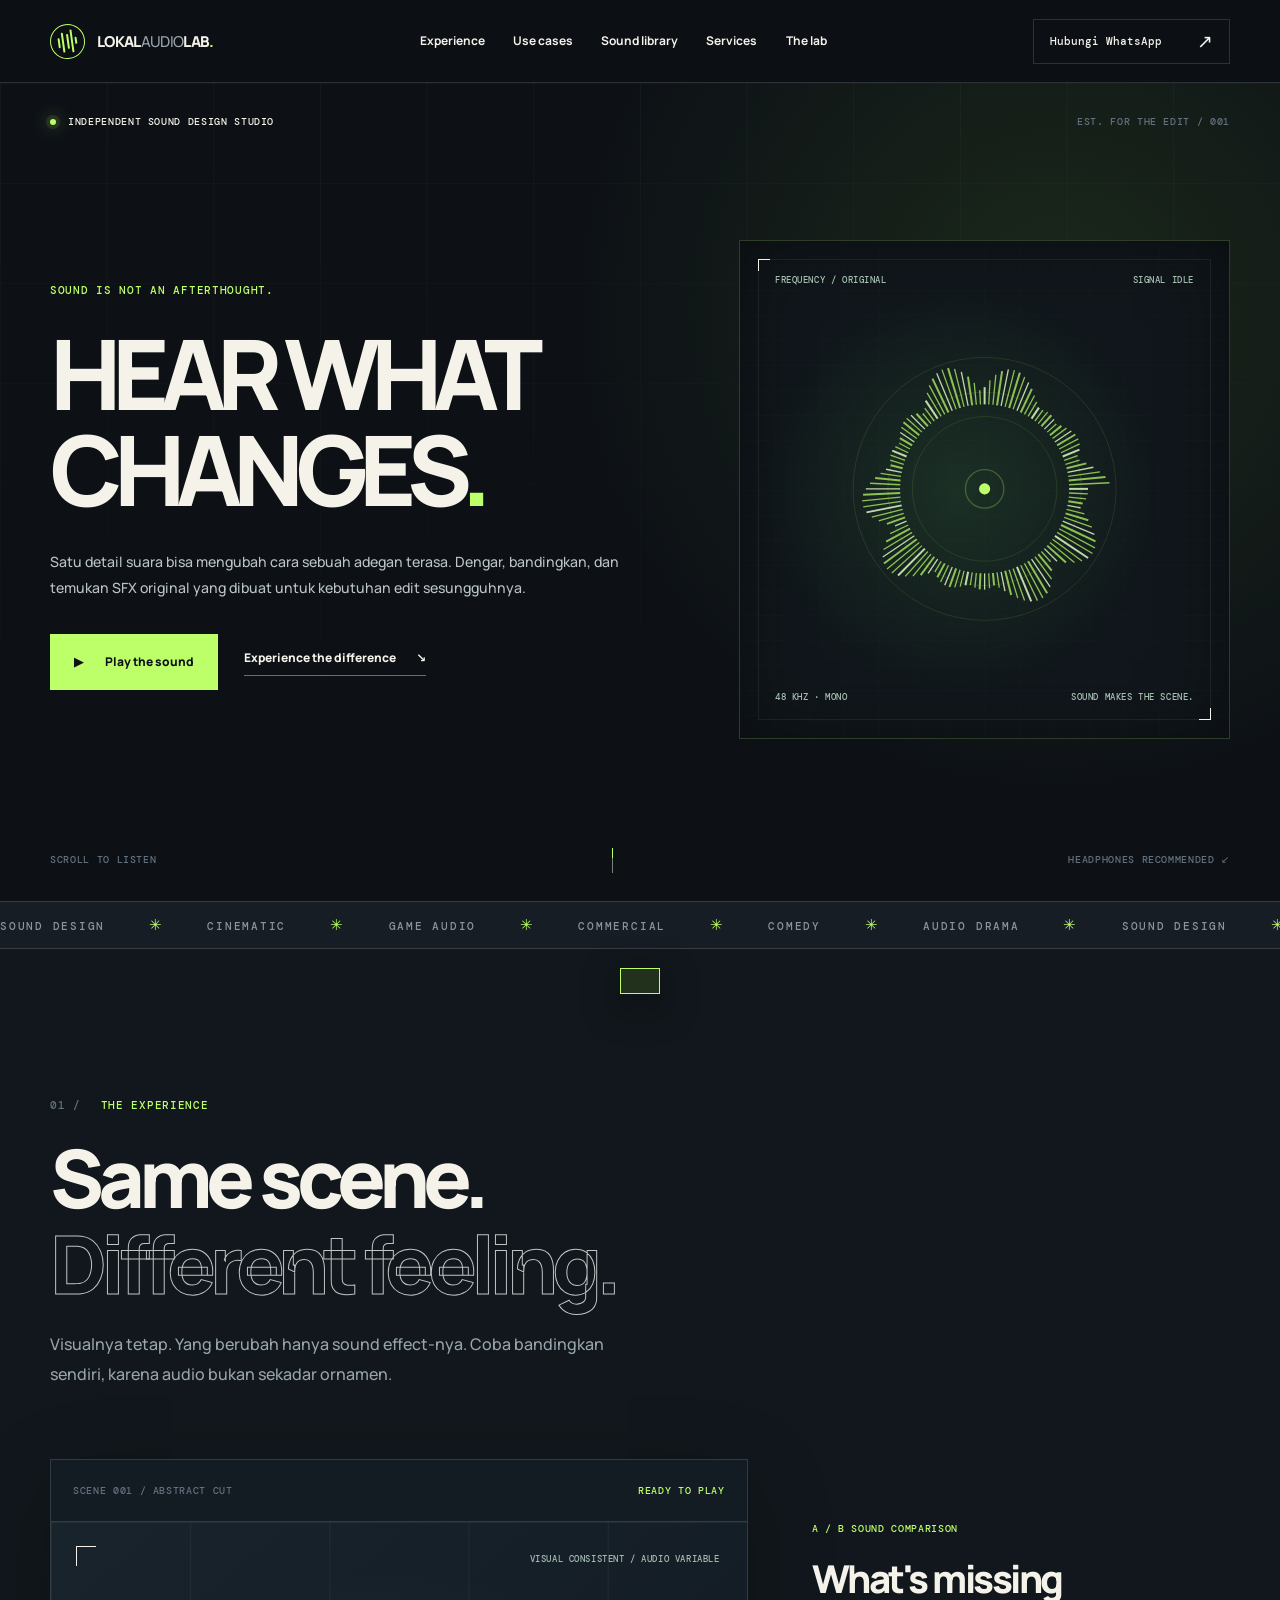
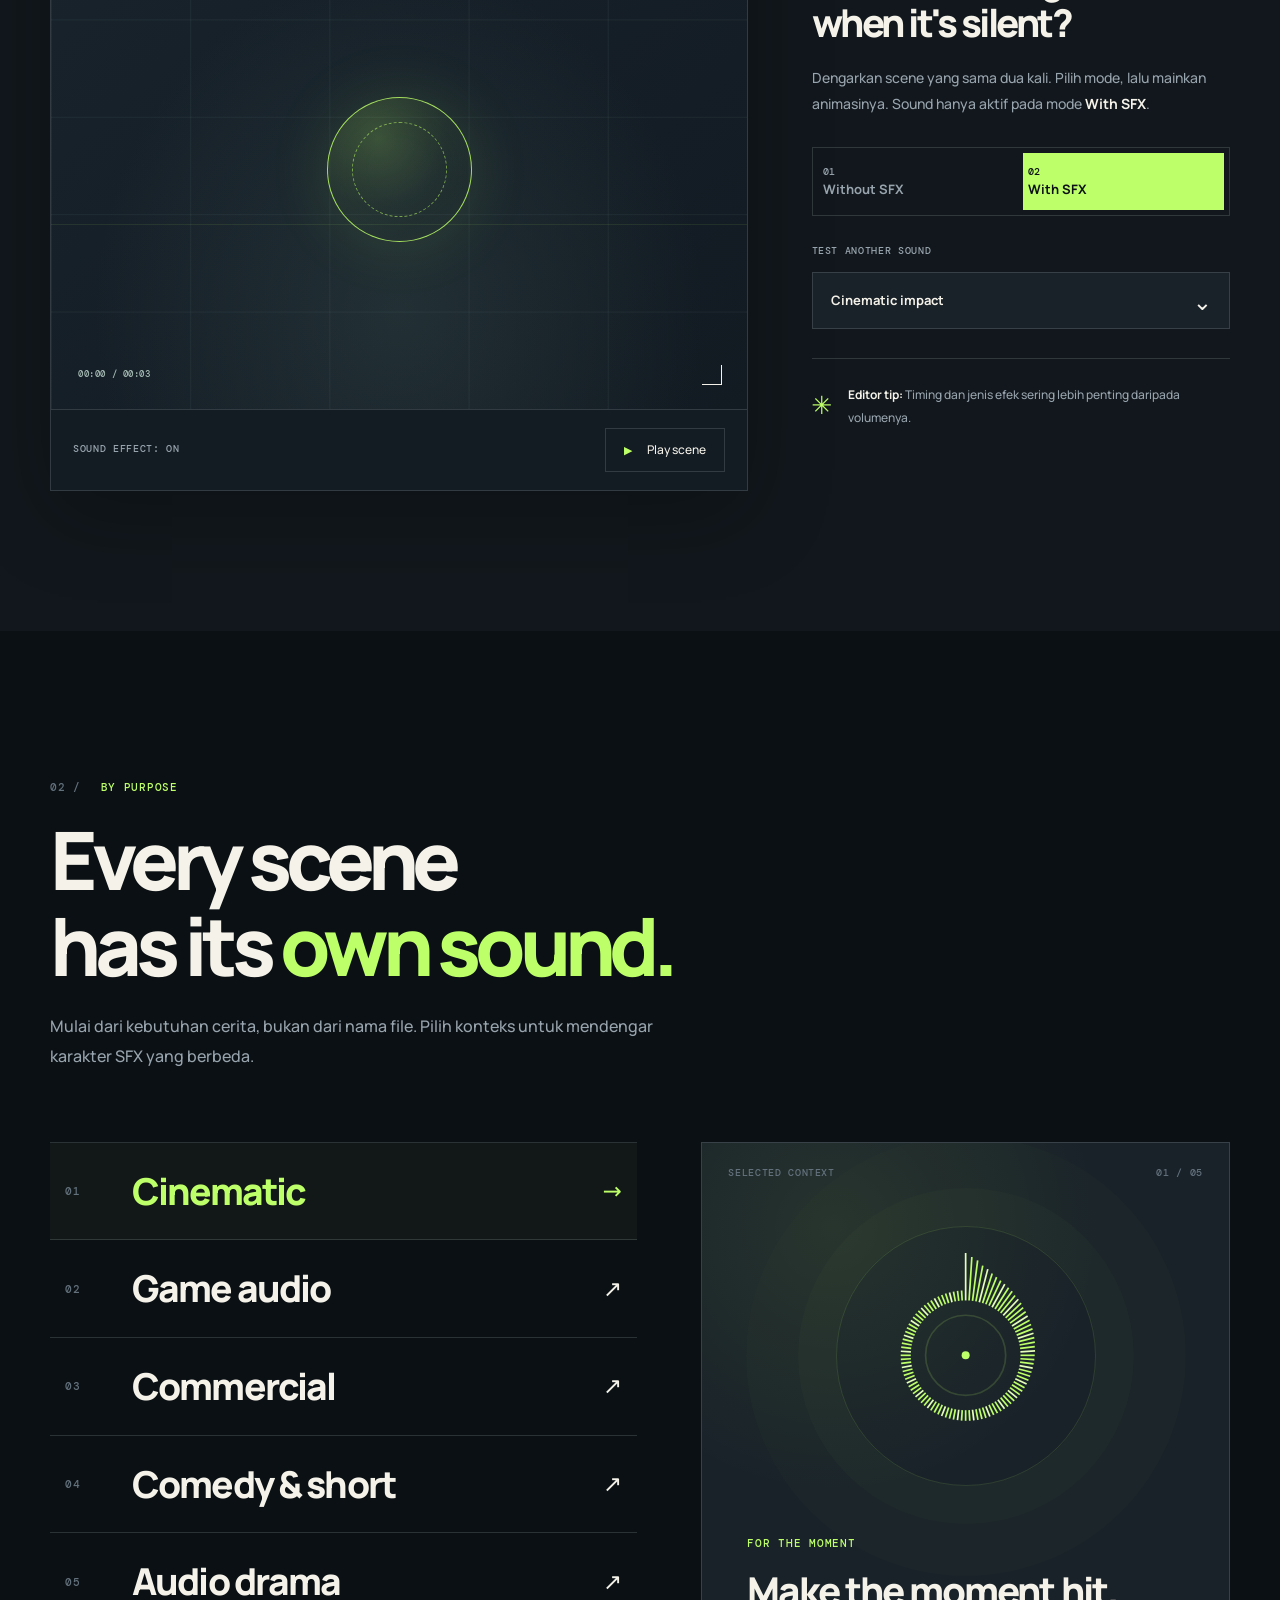
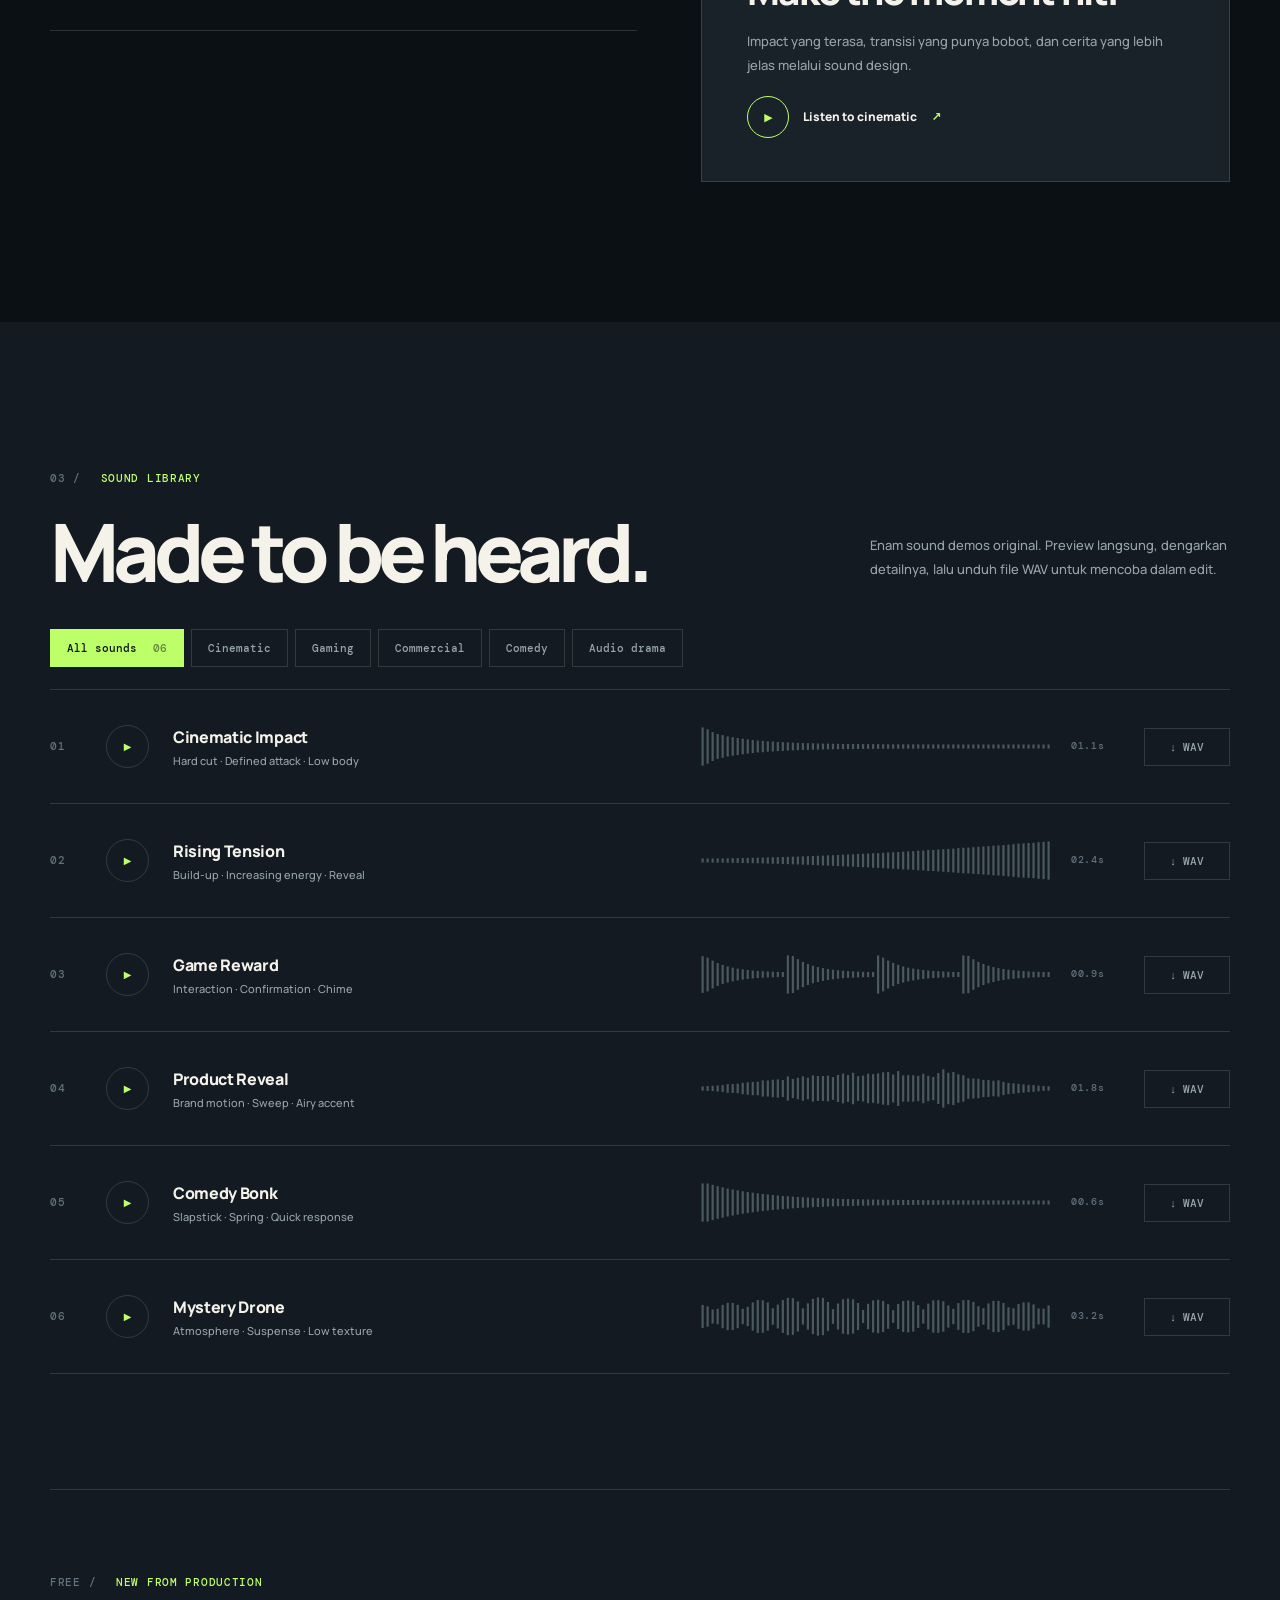
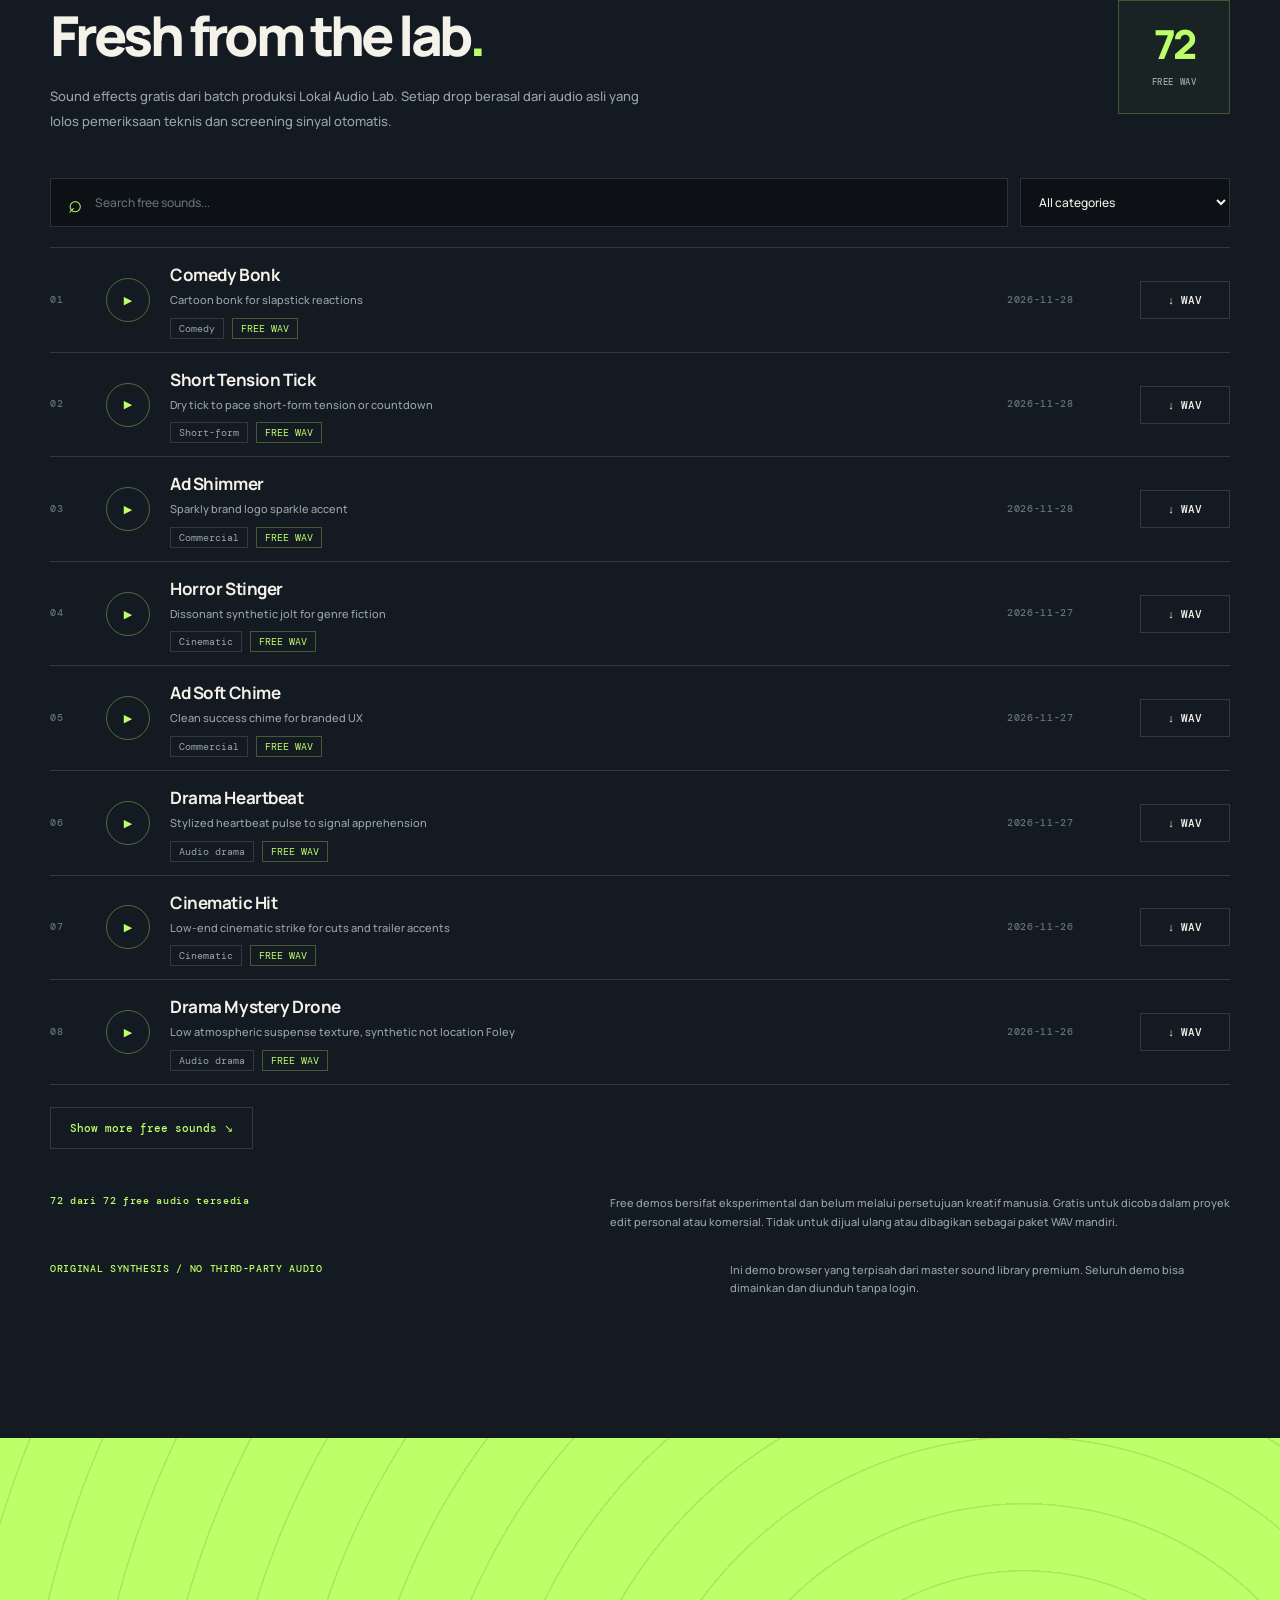
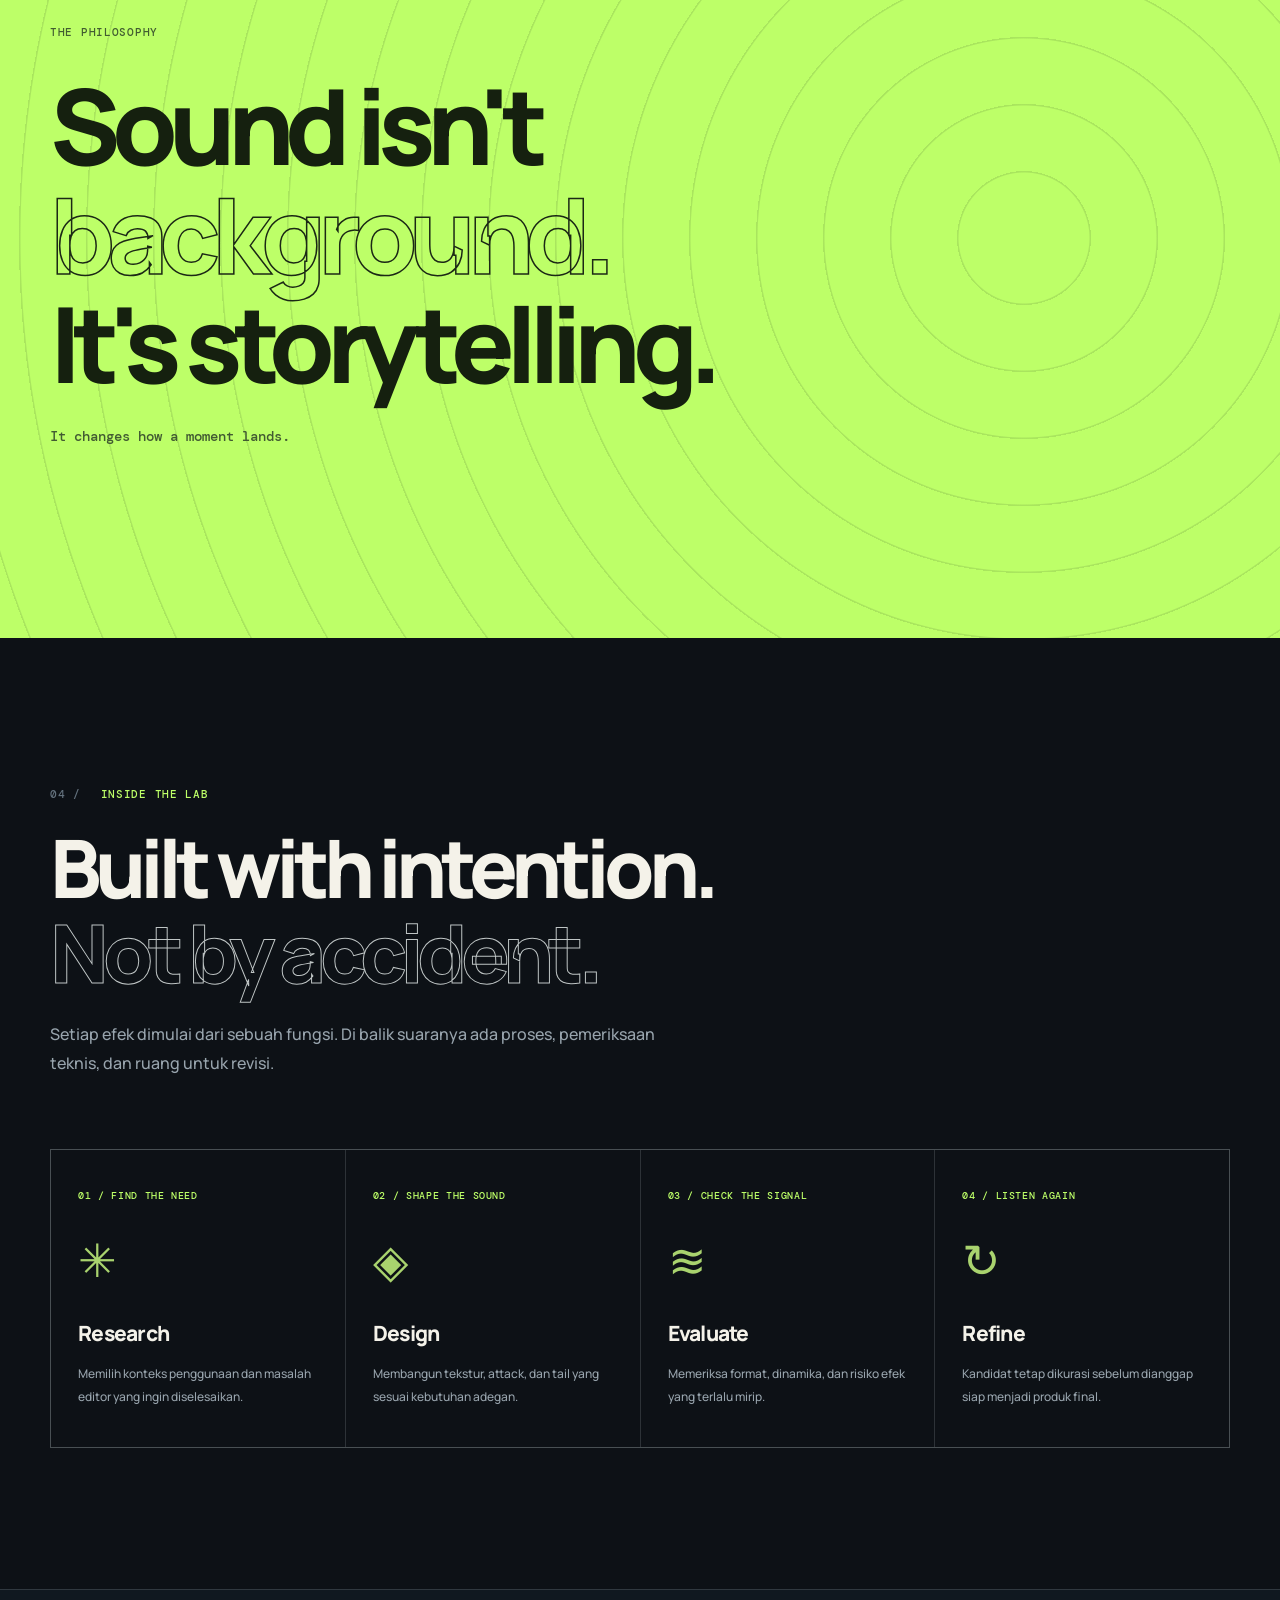
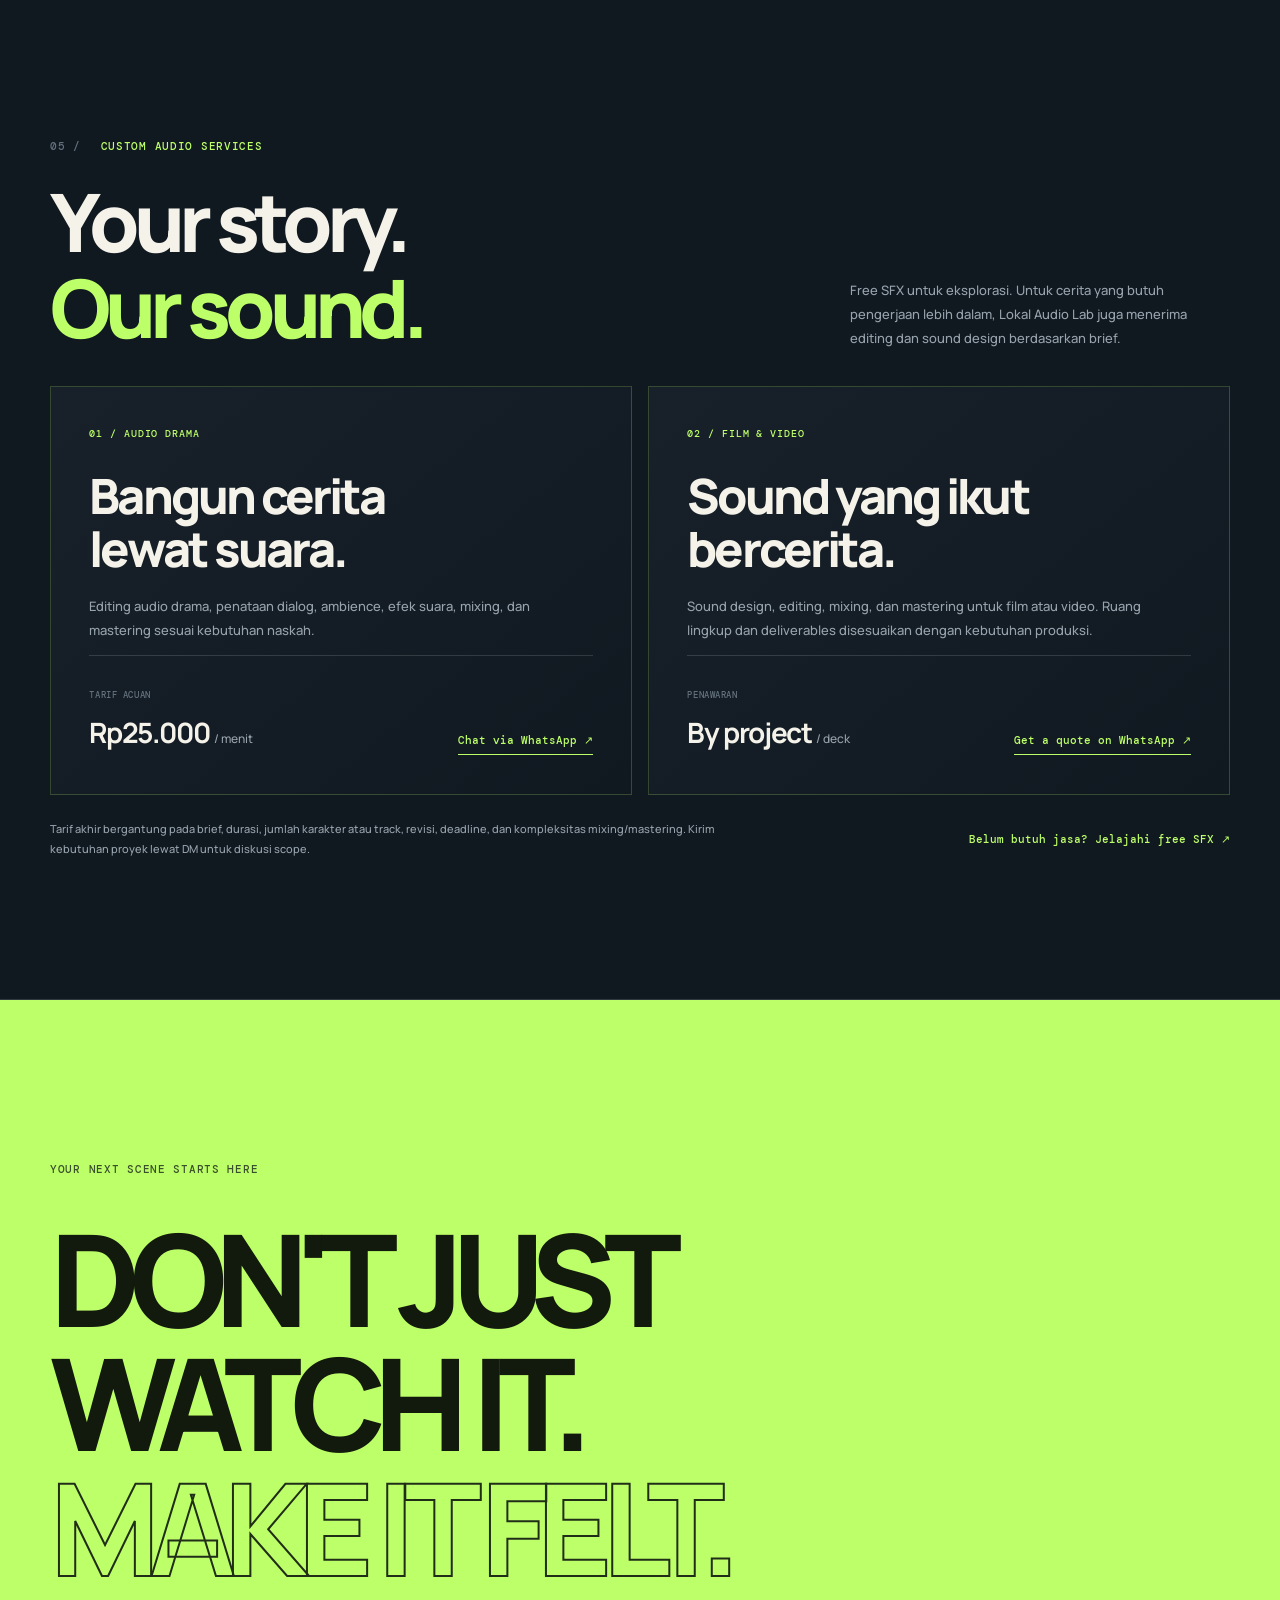
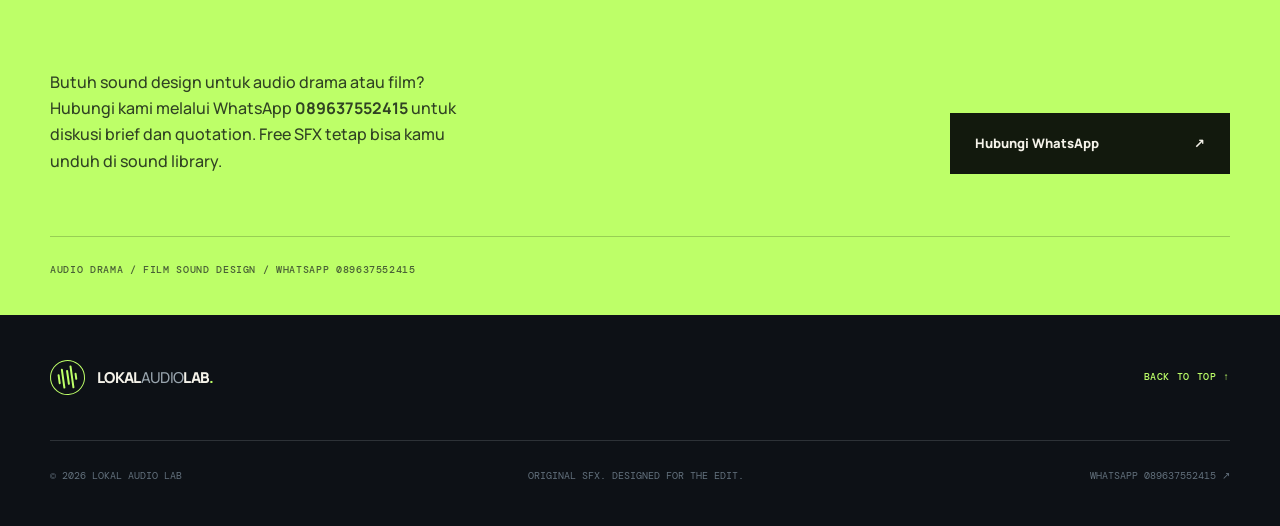
<file: index.html>
<!doctype html>
<html lang="id">
<head>
  <meta charset="utf-8">
  <meta name="viewport" content="width=device-width, initial-scale=1">
  <meta name="theme-color" content="#0d1116">
  <meta name="description" content="Lokal Audio Lab: original SFX gratis, editing audio drama Rp25.000 per menit, dan sound design film sesuai kebutuhan proyek. Dengar demo dan konsultasi jasa audio.">
  <meta property="og:title" content="Lokal Audio Lab — Sound makes the scene.">
  <meta property="og:description" content="Free original SFX, audio drama editing, and custom film sound design. Sound makes the scene.">
  <meta property="og:type" content="website">
  <meta name="color-scheme" content="dark">
  <title>Lokal Audio Lab — Sound makes the scene.</title>
  <link rel="preconnect" href="https://fonts.googleapis.com">
  <link rel="preconnect" href="https://fonts.gstatic.com" crossorigin>
  <link href="https://fonts.googleapis.com/css2?family=DM+Mono:wght@400;500&family=Manrope:wght@400;500;600;700;800&display=swap" rel="stylesheet">
  <link rel="stylesheet" href="./styles.css?v=3">
  <script src="./app.js?v=2" defer></script>
  <script src="./free-library.js?v=1" defer></script>
</head>
<body>
  <a class="skip-link" href="#main">Lewati navigasi</a>
  <div class="scroll-progress" id="scrollProgress" aria-hidden="true"></div>

  <header class="site-header" id="siteHeader">
    <div class="container header-inner">
      <a class="brand" href="#top" aria-label="Lokal Audio Lab — kembali ke awal">
        <span class="brand-mark" aria-hidden="true"><i></i><i></i><i></i><i></i><i></i></span>
        <span class="brand-type">LOKAL<span>AUDIO</span>LAB<span class="brand-period">.</span></span>
      </a>
      <nav class="desktop-nav" aria-label="Navigasi utama">
        <a href="#experience">Experience</a>
        <a href="#applications">Use cases</a>
        <a href="#library">Sound library</a>
        <a href="#services">Services</a>
        <a href="#lab">The lab</a>
      </nav>
      <a class="header-cta" href="https://wa.me/6289637552415?text=Halo%20Lokal%20Audio%20Lab%2C%20saya%20mau%20konsultasi%20jasa%20sound%20design%20%2F%20editing%20audio%20drama%20atau%20film." target="_blank" rel="noopener noreferrer" aria-label="Konsultasi jasa audio via WhatsApp Lokal Audio Lab"><span>Hubungi WhatsApp</span><span aria-hidden="true">↗</span></a>
      <button class="menu-toggle" id="menuToggle" aria-expanded="false" aria-controls="mobileNav" aria-label="Buka navigasi">
        <span></span><span></span>
      </button>
    </div>
    <nav class="mobile-nav" id="mobileNav" aria-label="Navigasi mobile" hidden>
      <a href="#experience">Experience <span>01</span></a>
      <a href="#applications">Use cases <span>02</span></a>
      <a href="#library">Sound library <span>03</span></a>
      <a href="#services">Services <span>04</span></a>
      <a href="#lab">The lab <span>05</span></a>
      <a href="#contact">Get started <span>06</span></a>
    </nav>
  </header>

  <main id="main">
    <section class="hero section-dark" id="top" aria-labelledby="heroTitle">
      <div class="hero-grid" aria-hidden="true"></div>
      <div class="container hero-shell">
        <div class="hero-topline mono reveal">
          <span><span class="signal-dot"></span> INDEPENDENT SOUND DESIGN STUDIO</span>
          <span class="hero-index">EST. FOR THE EDIT / 001</span>
        </div>
        <div class="hero-copy">
          <div class="eyebrow reveal">SOUND IS NOT AN AFTERTHOUGHT.</div>
          <h1 id="heroTitle" class="hero-title reveal">HEAR WHAT<br><em>CHANGES<span class="accent">.</span></em></h1>
          <p class="hero-description reveal">Satu detail suara bisa mengubah cara sebuah adegan terasa. Dengar, bandingkan, dan temukan SFX original yang dibuat untuk kebutuhan edit sesungguhnya.</p>
          <div class="hero-actions reveal">
            <button class="primary-action hero-listen" id="heroPlay" data-play="impact" aria-label="Putar demo cinematic impact">
              <span class="button-play-symbol" aria-hidden="true">▶</span> <span id="heroPlayLabel">Play the sound</span>
            </button>
            <a href="#experience" class="text-action">Experience the difference <span aria-hidden="true">↘</span></a>
          </div>
        </div>
        <div class="hero-art" aria-label="Visualisasi suara yang bereaksi ketika demo diputar">
          <div class="hero-art-border"></div>
          <div class="art-meta mono"><span>FREQUENCY / ORIGINAL</span><span id="visualStatus">SIGNAL IDLE</span></div>
          <canvas id="heroCanvas" aria-hidden="true"></canvas>
          <div class="art-bottom mono"><span>48 KHZ · MONO</span><span>SOUND MAKES THE SCENE.</span></div>
          <div class="art-crosshair art-crosshair-tl"></div><div class="art-crosshair art-crosshair-br"></div>
        </div>
        <div class="hero-bottom mono reveal">
          <span>SCROLL TO LISTEN</span>
          <span class="scroll-track" aria-hidden="true"><i></i></span>
          <span>HEADPHONES RECOMMENDED ↙</span>
        </div>
      </div>
    </section>

    <div class="signal-strip" aria-label="Kategori sound effects">
      <div class="signal-strip-track" aria-hidden="true">SOUND DESIGN <b>✳</b> CINEMATIC <b>✳</b> GAME AUDIO <b>✳</b> COMMERCIAL <b>✳</b> COMEDY <b>✳</b> AUDIO DRAMA <b>✳</b> SOUND DESIGN <b>✳</b> CINEMATIC <b>✳</b> GAME AUDIO <b>✳</b> COMMERCIAL <b>✳</b> COMEDY <b>✳</b> AUDIO DRAMA <b>✳</b></div>
    </div>

    <section class="experience section-pad" id="experience" aria-labelledby="experienceTitle">
      <div class="container">
        <div class="section-intro reveal">
          <span class="eyebrow"><span class="section-number">01 /</span> THE EXPERIENCE</span>
          <h2 class="display-title" id="experienceTitle">Same scene.<br><span class="outlined-title">Different feeling.</span></h2>
          <p>Visualnya tetap. Yang berubah hanya sound effect-nya. Coba bandingkan sendiri, karena audio bukan sekadar ornamen.</p>
        </div>
        <div class="experience-layout">
          <div class="scene-panel reveal">
            <div class="scene-header mono"><span>SCENE 001 / ABSTRACT CUT</span><span class="scene-status" id="sceneStatus">READY TO PLAY</span></div>
            <div class="scene-canvas" id="sceneCanvas" data-kind="impact" data-mode="after" aria-label="Animasi abstract cut untuk uji before and after sound effect">
              <div class="scene-horizon"></div><div class="scene-grid"></div>
              <span class="scene-orb" aria-hidden="true"></span>
              <span class="scene-slash" aria-hidden="true"></span>
              <span class="scene-flash" aria-hidden="true"></span>
              <span class="scene-corner scene-corner-a" aria-hidden="true"></span>
              <span class="scene-corner scene-corner-b" aria-hidden="true"></span>
              <span class="scene-label mono">VISUAL CONSISTENT / AUDIO VARIABLE</span>
              <span class="scene-counter mono" id="sceneCounter">00:00 / 00:03</span>
            </div>
            <div class="scene-footer">
              <span class="mono" id="sceneAudioState">SOUND EFFECT: ON</span>
              <button class="scene-replay" id="sceneReplay" aria-label="Mainkan adegan"><span aria-hidden="true">▶</span> <span id="sceneReplayLabel">Play scene</span></button>
            </div>
          </div>
          <div class="experience-controls reveal">
            <div class="controls-caption mono">A / B SOUND COMPARISON</div>
            <h3>What's missing<br>when it's silent?</h3>
            <p>Dengarkan scene yang sama dua kali. Pilih mode, lalu mainkan animasinya. Sound hanya aktif pada mode <strong>With SFX</strong>.</p>
            <fieldset class="comparison-toggle" id="compareModes">
              <legend class="sr-only">Mode suara</legend>
              <button type="button" data-mode="before" aria-pressed="false">01 <span>Without SFX</span></button>
              <button type="button" data-mode="after" aria-pressed="true">02 <span>With SFX</span></button>
            </fieldset>
            <label class="select-label mono" for="sceneKind">TEST ANOTHER SOUND</label>
            <div class="select-wrap">
              <select id="sceneKind">
                <option value="impact">Cinematic impact</option>
                <option value="bonk">Comedy bonk</option>
                <option value="game">Game reward</option>
                <option value="commercial">Product reveal</option>
              </select>
              <span aria-hidden="true">⌄</span>
            </div>
            <div class="experience-tip"><span class="tip-icon" aria-hidden="true">✳</span><p><strong>Editor tip:</strong> Timing dan jenis efek sering lebih penting daripada volumenya.</p></div>
          </div>
        </div>
      </div>
    </section>

    <section class="applications section-pad" id="applications" aria-labelledby="applicationsTitle">
      <div class="container">
        <div class="section-intro reveal">
          <span class="eyebrow"><span class="section-number">02 /</span> BY PURPOSE</span>
          <h2 class="display-title" id="applicationsTitle">Every scene<br>has its <span class="lime-highlight">own sound.</span></h2>
          <p>Mulai dari kebutuhan cerita, bukan dari nama file. Pilih konteks untuk mendengar karakter SFX yang berbeda.</p>
        </div>
        <div class="application-layout">
          <div class="category-list" role="group" aria-label="Pilih kategori sound">
            <button class="category-row is-active" type="button" data-category="cinematic" aria-pressed="true"><span class="cat-id mono">01</span><span class="cat-name">Cinematic</span><span class="cat-arrow" aria-hidden="true">↗</span></button>
            <button class="category-row" type="button" data-category="gaming" aria-pressed="false"><span class="cat-id mono">02</span><span class="cat-name">Game audio</span><span class="cat-arrow" aria-hidden="true">↗</span></button>
            <button class="category-row" type="button" data-category="commercial" aria-pressed="false"><span class="cat-id mono">03</span><span class="cat-name">Commercial</span><span class="cat-arrow" aria-hidden="true">↗</span></button>
            <button class="category-row" type="button" data-category="comedy" aria-pressed="false"><span class="cat-id mono">04</span><span class="cat-name">Comedy & short</span><span class="cat-arrow" aria-hidden="true">↗</span></button>
            <button class="category-row" type="button" data-category="audio_drama" aria-pressed="false"><span class="cat-id mono">05</span><span class="cat-name">Audio drama</span><span class="cat-arrow" aria-hidden="true">↗</span></button>
          </div>
          <div class="category-stage reveal" id="categoryStage">
            <div class="category-stage-top mono"><span>SELECTED CONTEXT</span><span id="categoryIndex">01 / 05</span></div>
            <div class="category-shape" aria-hidden="true"><canvas id="categoryCanvas"></canvas><span class="shape-ring"></span></div>
            <div class="category-stage-content">
              <span class="eyebrow" id="categoryEyebrow">FOR THE MOMENT</span>
              <h3 id="categoryHeading">Make the moment hit.</h3>
              <p id="categoryDescription">Impact yang terasa, transisi yang punya bobot, dan cerita yang lebih jelas melalui sound design.</p>
              <button class="icon-label-action" id="categoryPlay" data-play="impact"><span class="circle-play" aria-hidden="true">▶</span><span id="categoryPlayLabel">Listen to cinematic</span><span aria-hidden="true">↗</span></button>
            </div>
          </div>
        </div>
      </div>
    </section>

    <section class="library section-pad" id="library" aria-labelledby="libraryTitle">
      <div class="container">
        <div class="library-title-row reveal">
          <div><span class="eyebrow"><span class="section-number">03 /</span> SOUND LIBRARY</span><h2 class="display-title" id="libraryTitle">Made to be heard.</h2></div>
          <p>Enam sound demos original. Preview langsung, dengarkan detailnya, lalu unduh file WAV untuk mencoba dalam edit.</p>
        </div>
        <div class="library-filters reveal" role="group" aria-label="Filter sound effects">
          <button class="filter-btn is-active" data-filter="all" aria-pressed="true">All sounds <span>06</span></button>
          <button class="filter-btn" data-filter="cinematic" aria-pressed="false">Cinematic</button>
          <button class="filter-btn" data-filter="gaming" aria-pressed="false">Gaming</button>
          <button class="filter-btn" data-filter="commercial" aria-pressed="false">Commercial</button>
          <button class="filter-btn" data-filter="comedy" aria-pressed="false">Comedy</button>
          <button class="filter-btn" data-filter="audio_drama" aria-pressed="false">Audio drama</button>
        </div>
        <div class="sound-list" id="soundList">
          <article class="sound-row reveal" data-sound="impact" data-category="cinematic"><span class="sound-index mono">01</span><button class="sound-play" data-play="impact" aria-label="Putar cinematic impact">▶</button><div class="sound-details"><h3>Cinematic Impact</h3><p>Hard cut · Defined attack · Low body</p></div><canvas class="sound-wave" data-wave="impact" aria-hidden="true"></canvas><span class="sound-duration mono">01:10</span><button class="sound-download" data-download="impact" aria-label="Unduh WAV cinematic impact">↓ <span>WAV</span></button></article>
          <article class="sound-row reveal" data-sound="riser" data-category="cinematic"><span class="sound-index mono">02</span><button class="sound-play" data-play="riser" aria-label="Putar rising tension">▶</button><div class="sound-details"><h3>Rising Tension</h3><p>Build-up · Increasing energy · Reveal</p></div><canvas class="sound-wave" data-wave="riser" aria-hidden="true"></canvas><span class="sound-duration mono">02:40</span><button class="sound-download" data-download="riser" aria-label="Unduh WAV rising tension">↓ <span>WAV</span></button></article>
          <article class="sound-row reveal" data-sound="game" data-category="gaming"><span class="sound-index mono">03</span><button class="sound-play" data-play="game" aria-label="Putar game reward">▶</button><div class="sound-details"><h3>Game Reward</h3><p>Interaction · Confirmation · Chime</p></div><canvas class="sound-wave" data-wave="game" aria-hidden="true"></canvas><span class="sound-duration mono">00:95</span><button class="sound-download" data-download="game" aria-label="Unduh WAV game reward">↓ <span>WAV</span></button></article>
          <article class="sound-row reveal" data-sound="commercial" data-category="commercial"><span class="sound-index mono">04</span><button class="sound-play" data-play="commercial" aria-label="Putar product reveal">▶</button><div class="sound-details"><h3>Product Reveal</h3><p>Brand motion · Sweep · Airy accent</p></div><canvas class="sound-wave" data-wave="commercial" aria-hidden="true"></canvas><span class="sound-duration mono">01:80</span><button class="sound-download" data-download="commercial" aria-label="Unduh WAV product reveal">↓ <span>WAV</span></button></article>
          <article class="sound-row reveal" data-sound="bonk" data-category="comedy"><span class="sound-index mono">05</span><button class="sound-play" data-play="bonk" aria-label="Putar comedy bonk">▶</button><div class="sound-details"><h3>Comedy Bonk</h3><p>Slapstick · Spring · Quick response</p></div><canvas class="sound-wave" data-wave="bonk" aria-hidden="true"></canvas><span class="sound-duration mono">00:60</span><button class="sound-download" data-download="bonk" aria-label="Unduh WAV comedy bonk">↓ <span>WAV</span></button></article>
          <article class="sound-row reveal" data-sound="drone" data-category="audio_drama"><span class="sound-index mono">06</span><button class="sound-play" data-play="drone" aria-label="Putar mystery drone">▶</button><div class="sound-details"><h3>Mystery Drone</h3><p>Atmosphere · Suspense · Low texture</p></div><canvas class="sound-wave" data-wave="drone" aria-hidden="true"></canvas><span class="sound-duration mono">03:20</span><button class="sound-download" data-download="drone" aria-label="Unduh WAV mystery drone">↓ <span>WAV</span></button></article>
        </div>
        <div class="daily-free" id="dailyFreeSection" aria-labelledby="dailyFreeTitle">
          <div class="daily-free-header">
            <div>
              <span class="eyebrow"><span class="section-number">FREE /</span> NEW FROM PRODUCTION</span>
              <h3 id="dailyFreeTitle">Fresh from the lab<span class="accent">.</span></h3>
              <p>Sound effects gratis dari batch produksi Lokal Audio Lab. Setiap drop berasal dari audio asli yang lolos pemeriksaan teknis dan screening sinyal otomatis.</p>
            </div>
            <div class="daily-free-counter"><span id="dailyFreeCount">00</span><small class="mono">FREE WAV</small></div>
          </div>
          <div class="daily-free-toolbar">
            <label class="daily-free-search">
              <span class="sr-only">Cari suara gratis</span>
              <span aria-hidden="true">⌕</span>
              <input id="dailyFreeSearch" type="search" placeholder="Search free sounds..." autocomplete="off">
            </label>
            <label class="daily-free-select-wrap">
              <span class="sr-only">Filter kategori free sound</span>
              <select id="dailyFreeCategory" aria-label="Filter free SFX">
                <option value="all">All categories</option>
                <option value="cinematic">Cinematic</option>
                <option value="gaming">Game audio</option>
                <option value="commercial">Commercial</option>
                <option value="comedy">Comedy</option>
                <option value="audio_drama">Audio drama</option>
                <option value="shortform">Short-form</option>
              </select>
            </label>
          </div>
          <div class="daily-free-list" id="dailyFreeList" role="list" aria-live="polite">
            <p class="daily-free-empty">Menghubungkan katalog free demo...</p>
          </div>
          <button id="dailyFreeMore" class="daily-free-more" type="button" hidden>Show more free sounds ↘</button>
          <div class="daily-free-footnote">
            <span class="mono" id="dailyFreeStatus" role="status">Menyiapkan katalog...</span>
            <p>Free demos bersifat eksperimental dan belum melalui persetujuan kreatif manusia. Gratis untuk dicoba dalam proyek edit personal atau komersial. Tidak untuk dijual ulang atau dibagikan sebagai paket WAV mandiri.</p>
          </div>
        </div>
        <div class="library-footer reveal">
          <span class="mono">ORIGINAL SYNTHESIS / NO THIRD-PARTY AUDIO</span>
          <p>Ini demo browser yang terpisah dari master sound library premium. Seluruh demo bisa dimainkan dan diunduh tanpa login.</p>
        </div>
      </div>
    </section>

    <section class="manifesto" aria-labelledby="manifestoTitle">
      <div class="manifesto-lines" aria-hidden="true"></div>
      <div class="container manifesto-inner reveal">
        <span class="eyebrow">THE PHILOSOPHY</span>
        <h2 id="manifestoTitle">Sound isn't<br><span>background.</span><br>It's <em>storytelling.</em></h2>
        <p>It changes how a moment lands.</p>
      </div>
    </section>

    <section class="lab section-pad" id="lab" aria-labelledby="labTitle">
      <div class="container">
        <div class="section-intro reveal">
          <span class="eyebrow"><span class="section-number">04 /</span> INSIDE THE LAB</span>
          <h2 class="display-title" id="labTitle">Built with intention.<br><span class="outlined-title">Not by accident.</span></h2>
          <p>Setiap efek dimulai dari sebuah fungsi. Di balik suaranya ada proses, pemeriksaan teknis, dan ruang untuk revisi.</p>
        </div>
        <ol class="process-grid">
          <li class="process-card reveal"><span class="process-index mono">01 / FIND THE NEED</span><span class="process-icon" aria-hidden="true">✳</span><h3>Research</h3><p>Memilih konteks penggunaan dan masalah editor yang ingin diselesaikan.</p></li>
          <li class="process-card reveal"><span class="process-index mono">02 / SHAPE THE SOUND</span><span class="process-icon" aria-hidden="true">◈</span><h3>Design</h3><p>Membangun tekstur, attack, dan tail yang sesuai kebutuhan adegan.</p></li>
          <li class="process-card reveal"><span class="process-index mono">03 / CHECK THE SIGNAL</span><span class="process-icon" aria-hidden="true">≋</span><h3>Evaluate</h3><p>Memeriksa format, dinamika, dan risiko efek yang terlalu mirip.</p></li>
          <li class="process-card reveal"><span class="process-index mono">04 / LISTEN AGAIN</span><span class="process-icon" aria-hidden="true">↻</span><h3>Refine</h3><p>Kandidat tetap dikurasi sebelum dianggap siap menjadi produk final.</p></li>
        </ol>
      </div>
    </section>

    <section class="services section-pad" id="services" aria-labelledby="servicesTitle">
      <div class="container">
        <div class="services-heading reveal">
          <div>
            <span class="eyebrow"><span class="section-number">05 /</span> CUSTOM AUDIO SERVICES</span>
            <h2 class="display-title" id="servicesTitle">Your story.<br><span class="services-accent">Our sound.</span></h2>
          </div>
          <p>Free SFX untuk eksplorasi. Untuk cerita yang butuh pengerjaan lebih dalam, Lokal Audio Lab juga menerima editing dan sound design berdasarkan brief.</p>
        </div>
        <div class="services-grid">
          <article class="services-card reveal">
            <span class="services-card-kicker mono">01 / AUDIO DRAMA</span>
            <h3>Bangun cerita<br>lewat suara.</h3>
            <p>Editing audio drama, penataan dialog, ambience, efek suara, mixing, dan mastering sesuai kebutuhan naskah.</p>
            <div class="services-card-bottom">
              <div><span class="services-price-label mono">TARIF ACUAN</span><strong>Rp25.000 <small>/ menit</small></strong></div>
              <a href="https://wa.me/6289637552415?text=Halo%20Lokal%20Audio%20Lab%2C%20saya%20mau%20konsultasi%20editing%20audio%20drama%20dengan%20tarif%20acuan%20Rp25.000%20per%20menit." target="_blank" rel="noopener noreferrer" aria-label="Konsultasi editing audio drama via WhatsApp">Chat via WhatsApp ↗</a>
            </div>
          </article>
          <article class="services-card reveal">
            <span class="services-card-kicker mono">02 / FILM & VIDEO</span>
            <h3>Sound yang ikut<br>bercerita.</h3>
            <p>Sound design, editing, mixing, dan mastering untuk film atau video. Ruang lingkup dan deliverables disesuaikan dengan kebutuhan produksi.</p>
            <div class="services-card-bottom">
              <div><span class="services-price-label mono">PENAWARAN</span><strong>By project <small>/ deck</small></strong></div>
              <a href="https://wa.me/6289637552415?text=Halo%20Lokal%20Audio%20Lab%2C%20saya%20mau%20minta%20penawaran%20sound%20design%20%2F%20mixing%20%2F%20mastering%20untuk%20proyek%20film." target="_blank" rel="noopener noreferrer" aria-label="Minta penawaran sound design film via WhatsApp">Get a quote on WhatsApp ↗</a>
            </div>
          </article>
        </div>
        <div class="services-footer reveal">
          <p>Tarif akhir bergantung pada brief, durasi, jumlah karakter atau track, revisi, deadline, dan kompleksitas mixing/mastering. Kirim kebutuhan proyek lewat DM untuk diskusi scope.</p>
          <a href="#library">Belum butuh jasa? Jelajahi free SFX ↗</a>
        </div>
      </div>
    </section>

    <section class="contact" id="contact" aria-labelledby="contactTitle">
      <div class="container contact-inner">
        <span class="eyebrow reveal">YOUR NEXT SCENE STARTS HERE</span>
        <h2 class="reveal" id="contactTitle">DON'T JUST<br>WATCH IT.<br><em>MAKE IT FELT.</em></h2>
        <div class="contact-bottom reveal"><p>Butuh sound design untuk audio drama atau film? Hubungi kami melalui WhatsApp <strong>089637552415</strong> untuk diskusi brief dan quotation. Free SFX tetap bisa kamu unduh di sound library.</p><a class="contact-button" href="https://wa.me/6289637552415?text=Halo%20Lokal%20Audio%20Lab%2C%20saya%20mau%20konsultasi%20jasa%20sound%20design%20%2F%20editing%20audio%20drama%20atau%20film." target="_blank" rel="noopener noreferrer" aria-label="Hubungi Lokal Audio Lab melalui WhatsApp 089637552415">Hubungi WhatsApp <span aria-hidden="true">↗</span></a></div>
        <span class="contact-bottom-text mono">AUDIO DRAMA / FILM SOUND DESIGN / WHATSAPP 089637552415</span>
      </div>
    </section>
  </main>

  <footer class="site-footer">
    <div class="container footer-top"><a class="brand" href="#top"><span class="brand-mark" aria-hidden="true"><i></i><i></i><i></i><i></i><i></i></span><span class="brand-type">LOKAL<span>AUDIO</span>LAB<span class="brand-period">.</span></span></a><a class="back-top mono" href="#top">BACK TO TOP ↑</a></div>
    <div class="container footer-bottom"><span>© <span id="year">2026</span> LOKAL AUDIO LAB</span><span>ORIGINAL SFX. DESIGNED FOR THE EDIT.</span><a href="https://wa.me/6289637552415" target="_blank" rel="noopener noreferrer" aria-label="Hubungi Lokal Audio Lab via WhatsApp">WHATSAPP 089637552415 ↗</a></div>
  </footer>
  <div class="toast mono" id="toast" role="status" aria-live="polite"></div>
</body>
</html>
</file>
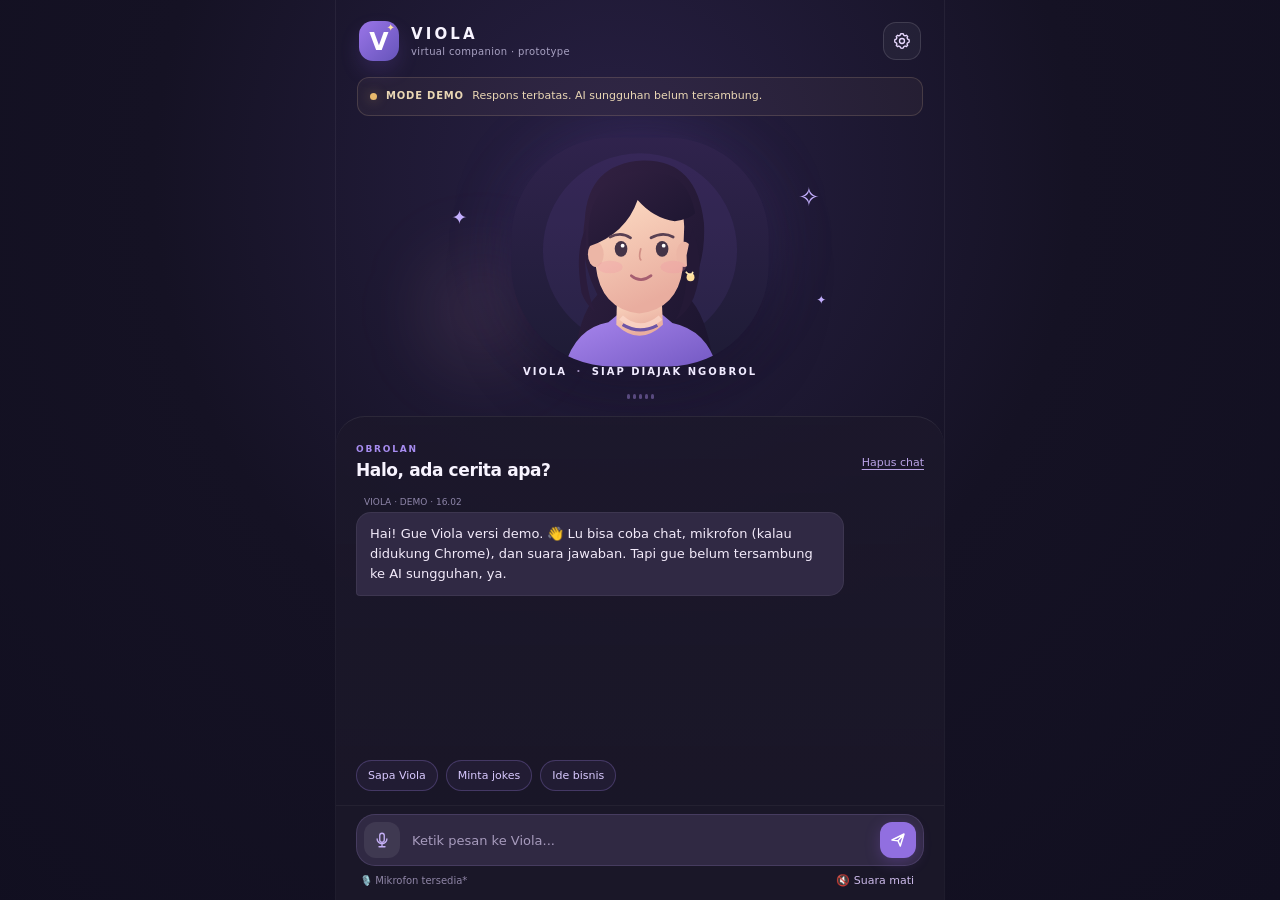
<file: viola/index.html>
<!doctype html>
<html lang="id">
<head>
  <meta charset="utf-8" />
  <meta name="viewport" content="width=device-width,initial-scale=1,viewport-fit=cover" />
  <meta name="theme-color" content="#151224" />
  <meta name="description" content="Viola AI: prototipe teman virtual berbasis Android, mode demo tanpa kunci API." />
  <link rel="manifest" href="./manifest.webmanifest" />
  <link rel="icon" href="./icon.svg" type="image/svg+xml" />
  <title>VIOLA | Virtual Companion</title>
  
  
  <style>
:root{font-family:Inter,ui-sans-serif,system-ui,-apple-system,"Segoe UI",sans-serif;color:#f8f4ff;background:#151224;font-synthesis:none;--violet:#a483ef;--muted:#a8a1c2;--panel:#231d36}*{box-sizing:border-box}html{height:100%;background:#151224}body{margin:0;min-height:100%;background:radial-gradient(ellipse at 48% 20%,#282044 0%,#151224 49%,#110f20 100%)}button,input{font:inherit}button{cursor:pointer}.sr-only{position:absolute;width:1px;height:1px;padding:0;margin:-1px;overflow:hidden;clip:rect(0,0,0,0);white-space:nowrap;border:0}.app-shell{min-height:100dvh;max-width:610px;margin:0 auto;display:flex;flex-direction:column;border-left:1px solid #ffffff0d;border-right:1px solid #ffffff0d}.topbar{display:flex;align-items:center;justify-content:space-between;padding:21px 23px 13px}.brand{display:flex;gap:12px;align-items:center}.brand-mark{position:relative;display:grid;place-items:center;width:40px;height:40px;font-weight:900;font-size:25px;color:white;background:linear-gradient(135deg,#9a75e8,#6654ba);border-radius:14px;box-shadow:0 10px 20px #9365ef28}.brand-mark span{position:absolute;right:4px;top:1px;font-size:10px;color:#ffe5a8}.brand strong{display:block;letter-spacing:3.1px;font-size:15px;font-weight:850}.brand small{display:block;margin-top:3px;letter-spacing:.35px;font-size:10px;color:var(--muted)}.icon-button{border:1px solid #ffffff20;background:#ffffff0b;color:#e9d9ff;width:38px;height:38px;border-radius:13px;display:grid;place-items:center}.icon-button svg{width:20px;height:20px;fill:none;stroke:currentColor;stroke-width:1.6;stroke-linejoin:round}.safety-banner{margin:3px 21px 0;display:flex;align-items:center;gap:9px;padding:10px 12px;border:1px solid #eac99b2b;background:#eed3a20c;border-radius:12px;font-size:11px;line-height:1.5;color:#e9d6b4}.safety-banner b{font-size:10px;letter-spacing:.8px;margin-right:5px}.banner-dot{width:7px;height:7px;flex-shrink:0;background:#e7b86c;border-radius:50%;box-shadow:0 0 12px #e7b86c66}.content{min-height:0;flex:1;display:flex;flex-direction:column}.avatar-area{position:relative;flex:0 0 auto;min-height:300px;padding-top:8px;display:flex;align-items:center;flex-direction:column;justify-content:center;overflow:hidden}.glow{position:absolute;pointer-events:none;border-radius:50%;filter:blur(38px)}.glow-one{top:32px;background:#8865e355;width:225px;height:186px}.glow-two{width:110px;height:110px;background:#ffb7cb19;top:140px;left:15%}.avatar-frame{width:min(272px,70vw);height:240px;display:flex;align-items:center;justify-content:center;animation:floaty 5s ease-in-out infinite;z-index:1}.portrait{width:100%;height:100%;filter:drop-shadow(0 20px 30px #07051365)}.sparkles{position:absolute;inset:0;pointer-events:none;color:#c5b0ff}.sparkles i{font-size:19px;font-style:normal;position:absolute;left:19%;top:30%;animation:twinkle 2.5s infinite}.sparkles i:nth-child(2){left:76%;top:22%;font-size:26px;animation-delay:.6s}.sparkles i:nth-child(3){left:79%;top:59%;font-size:12px;animation-delay:1s}.avatar-label{z-index:1;margin:-6px 0 0;text-transform:uppercase;color:#f0eaff;font-size:10px;letter-spacing:2px;font-weight:800;text-align:center}.avatar-label span{color:#9e8dbb;padding:0 4px}.voice-bars{height:22px;margin:8px 0 0;display:flex;align-items:center;gap:3px;opacity:.45}.voice-bars i{width:3px;height:5px;background:#be9dff;border-radius:3px}.avatar-frame[data-state=talking]~.voice-bars i,.avatar-frame[data-state=listening]~.voice-bars i{animation:bar .7s ease-in-out infinite alternate}.voice-bars i:nth-child(2){animation-delay:.2s!important}.voice-bars i:nth-child(3){animation-delay:.1s!important}.voice-bars i:nth-child(4){animation-delay:.35s!important}.voice-bars i:nth-child(5){animation-delay:.15s!important}.avatar-frame .eye-closed,.avatar-frame .mouth-talk{opacity:0}.avatar-frame .eye-closed{animation:blink 6s infinite}.avatar-frame[data-state=talking] .mouth-talk{opacity:1;animation:talk .23s infinite alternate}.avatar-frame[data-state=talking] .mouth-rest{opacity:0}.avatar-frame[data-state=listening]{filter:drop-shadow(0 0 16px #a182e9aa)}.chat-panel{border-top:1px solid #ffffff14;background:linear-gradient(#1c182bde,#1a1728f5);border-radius:29px 29px 0 0;padding:20px 20px 10px;flex:1;display:flex;flex-direction:column;min-height:220px}.chat-topline{display:flex;align-items:center;justify-content:space-between;gap:10px}.chat-topline small{color:#a78cf0;letter-spacing:1.8px;font-size:9px;font-weight:800}.chat-topline h1{font-size:17px;margin:4px 0 9px;letter-spacing:-.4px}.text-button{border:none;background:none;color:#b9a2e5;font-size:11px;text-decoration:underline;text-underline-offset:3px;padding:8px 0}.messages{overflow-y:auto;flex:1;min-height:110px;max-height:31vh;display:flex;flex-direction:column;gap:13px;padding:8px 0 14px;scrollbar-width:thin;scrollbar-color:#615378 transparent}.message{max-width:86%;align-self:flex-start}.message.user{align-self:flex-end}.msg-meta{display:flex;gap:8px;align-items:center;font-size:9px;color:#8f86aa;margin-bottom:5px;padding-left:8px}.message.user .msg-meta{justify-content:flex-end;padding-left:0;padding-right:5px}.message .bubble{font-size:13px;line-height:1.55;white-space:pre-wrap;word-break:break-word;padding:11px 13px;border-radius:15px 15px 15px 4px;border:1px solid #ffffff10;color:#f2eafa;background:#302944}.message.user .bubble{border-radius:15px 15px 4px 15px;background:linear-gradient(135deg,#7e61bf,#6049a2);border-color:#c6b0ff22;color:#fff}.quick-replies{display:flex;gap:8px;overflow-x:auto;padding:8px 0 4px;scrollbar-width:none}.quick-replies button{border:1px solid #8f74cb51;background:#6d589c1b;color:#d9c9ff;border-radius:100px;padding:8px 11px;font-size:11px;white-space:nowrap}.composer-wrap{background:#1a1728;padding:8px 20px max(12px,env(safe-area-inset-bottom));border-top:1px solid #ffffff0b}.composer{border:1px solid #b19ce62b;border-radius:19px;background:#302943;display:flex;align-items:center;gap:10px;padding:7px}.composer input{flex:1;min-width:0;background:transparent;border:none;outline:none;color:#fff;font-size:13px}.composer input::placeholder{color:#a79bbd}.mic-button{height:36px;width:36px;display:grid;place-items:center;border:none;border-radius:12px;background:#ffffff13;color:#c4aff5}.mic-button.active{background:#a44eb9;color:#fff;box-shadow:0 0 0 5px #a44eb933;animation:pulse 1.2s infinite}.mic-button:disabled{opacity:.38;cursor:not-allowed}.mic-button svg{height:18px;width:18px;fill:none;stroke:currentColor;stroke-width:1.8;stroke-linecap:round}.send-button{height:36px;width:36px;display:grid;place-items:center;border:none;border-radius:12px;color:#fff;background:#916fe0;box-shadow:0 4px 15px #8c5bd74d}.send-button svg{height:18px;width:18px;fill:none;stroke:currentColor;stroke-width:2;stroke-linejoin:round}.composer-foot{display:flex;align-items:center;justify-content:space-between;gap:8px;padding:7px 4px 0}.composer-foot span{font-size:10px;color:#8f85a6}.composer-foot button{border:none;background:none;color:#ccbaea;font-size:11px}.toast{position:fixed;z-index:10;bottom:100px;left:50%;transform:translate(-50%,20px);max-width:calc(100% - 32px);opacity:0;pointer-events:none;border-radius:13px;background:#49365e;color:#fff;padding:11px 16px;font-size:12px;box-shadow:0 15px 30px #0006;transition:opacity .25s,transform .25s}.toast.show{opacity:1;transform:translate(-50%,0)}.settings-dialog{width:calc(100% - 32px);max-width:440px;color:#eee4ff;border:1px solid #ffffff20;background:#231d36;border-radius:22px;box-shadow:0 24px 70px #0009;padding:21px}.settings-dialog::backdrop{background:#090710b8;backdrop-filter:blur(5px)}.settings-dialog .dialog-header{display:flex;justify-content:space-between;align-items:center}.settings-dialog h2{font-size:19px;margin:0}.settings-dialog p{font-size:13px;line-height:1.6;color:#c9bddc}.setting-info{display:flex;flex-direction:column;gap:4px;padding:12px 0;border-bottom:1px solid #ffffff13}.setting-info b{font-size:13px}.setting-info span{font-size:12px;color:#b9aacc;line-height:1.5}.install-button{background:#9373dd;border:none;border-radius:12px;padding:13px;color:white;width:100%;font-weight:800;margin-top:19px}.settings-dialog small{font-size:11px;color:#ada0bf;line-height:1.6;display:block;margin-top:10px}.settings-dialog .privacy-note{color:#c4a87a;margin-top:16px}@keyframes twinkle{0%,100%{opacity:.25;transform:scale(.7)}50%{opacity:1;transform:scale(1.3)}}@keyframes floaty{0%,100%{transform:translateY(0)}50%{transform:translateY(-7px)}}@keyframes blink{0%,46%,48%,100%{opacity:0}47%{opacity:1}}@keyframes talk{0%{transform:scaleY(.55)}100%{transform:scaleY(1.1)}}@keyframes bar{0%{height:5px}100%{height:18px}}@keyframes pulse{50%{box-shadow:0 0 0 9px #a44eb911}}@media(min-height:950px){.avatar-area{min-height:360px}.avatar-frame{height:278px;width:312px}.messages{max-height:40vh}}@media(max-height:730px){.avatar-area{min-height:230px}.avatar-frame{height:185px;width:220px}.chat-panel{padding-top:13px}.messages{max-height:28vh;min-height:75px}.topbar{padding-top:11px}.safety-banner{padding:6px 10px}}@media(prefers-reduced-motion:reduce){*,*:before,*:after{animation-duration:.01ms!important;transition-duration:.01ms!important}}


/* Viola AI owner auth and backup controls */
.auth-panel{background:#151224;border:1px solid #a483ef55;border-radius:14px;padding:13px;margin:12px 0}
.auth-panel label{display:block;font-size:12px;margin:8px 0 4px;color:#dbd0f6}
.auth-panel input{background:#2c2446;border:1px solid #594c77;border-radius:9px;padding:11px;color:white;width:100%;font-size:14px}
.auth-panel button,.backup-controls button{border:1px solid #856ac9;border-radius:10px;background:#5c439d;padding:11px 14px;color:#fff;font-size:13px;margin:6px 6px 0 0}
.auth-panel button:disabled,.backup-controls button:disabled{opacity:.5}
.auth-panel .secondary,.backup-controls button{background:#322749}
.auth-panel small,.backup-controls small{display:block;color:#c9bddb;line-height:1.5;margin:6px 0}
#authStatus{margin-top:8px;color:#e7dff5;line-height:1.5;font-size:12px;overflow-wrap:anywhere}
#signedEmail{font-size:12px;color:#eadfff;overflow-wrap:anywhere}
.backup-controls{padding:10px 0}
.backup-controls input[type=file]{display:none}
</style>
</head>
<body>
  <div class="app-shell">
    <header class="topbar">
      <div class="brand"><div class="brand-mark" aria-hidden="true">V<span>✦</span></div><div><strong>VIOLA</strong><small>virtual companion · prototype</small></div></div>
      <div class="top-actions"><button class="icon-button" id="settingsBtn" aria-label="Buka pengaturan" title="Pengaturan"><svg viewBox="0 0 24 24" aria-hidden="true"><path d="M12 3.2l1.7.4.5 1.6 1.5.7 1.5-.8 1.6 1.6-.8 1.5.7 1.5 1.6.5.4 1.8-.4 1.7-1.6.5-.7 1.5.8 1.5-1.6 1.6-1.5-.8-1.5.7-.5 1.6-1.7.4-1.8-.4-.5-1.6-1.5-.7-1.5.8-1.6-1.6.8-1.5-.7-1.5-1.6-.5-.4-1.7.4-1.8 1.6-.5.7-1.5-.8-1.5 1.6-1.6 1.5.8 1.5-.7.5-1.6z"/><circle cx="12" cy="12" r="3"/></svg></button></div>
    </header>
    <div class="safety-banner" role="status"><span class="banner-dot"></span><div><b id="modeTag">MODE DEMO</b><span id="modeDetails"> Respons terbatas. AI sungguhan belum terhubung.</span></div></div>
    <main class="content">
      <section class="avatar-area" aria-label="Avatar animasi Viola">
        <div class="glow glow-one"></div><div class="glow glow-two"></div>
        <div class="sparkles" aria-hidden="true"><i>✦</i><i>✧</i><i>✦</i></div>
        <div class="avatar-frame" id="avatar" data-state="idle" role="img" aria-label="Avatar perempuan virtual Viola bergaya ilustrasi dengan mata dan mulut animasi">
          <svg class="portrait" viewBox="0 0 340 304" aria-hidden="true" xmlns="http://www.w3.org/2000/svg">
            <defs><linearGradient id="hair" x1="0" y1="0" x2="1" y2="1"><stop stop-color="#332142"/><stop offset="1" stop-color="#1a142e"/></linearGradient><linearGradient id="skin" x1="0" x2="0.3" y1="0" y2="1"><stop stop-color="#ffe2c8"/><stop offset="1" stop-color="#e9ad9f"/></linearGradient><linearGradient id="shirt" x1="0" y1="0" x2="1" y2="1"><stop stop-color="#ad8af1"/><stop offset="1" stop-color="#6f55bf"/></linearGradient><linearGradient id="bg" x1="0" y1="0" x2="0" y2="1"><stop stop-color="#30234d"/><stop offset="1" stop-color="#1d1b34"/></linearGradient><clipPath id="inside"><rect x="7" y="7" width="326" height="290" rx="128"/></clipPath></defs>
            <g clip-path="url(#inside)"><rect x="0" y="0" width="340" height="310" fill="url(#bg)"/><circle cx="170" cy="150" r="123" fill="#7357bc" opacity=".11"/>
            <path d="M88 293 Q90 234 116 206 Q92 160 100 111 Q104 40 173 36 Q242 34 251 115 Q254 167 229 207 Q256 231 264 302z" fill="url(#hair)"/>
            <path d="M72 308 Q84 249 130 241 L148 226 L191 225 L211 242 Q259 252 270 308Z" fill="url(#shirt)"/>
            <path d="M141 204 L140 244 Q169 272 199 244 L197 201" fill="url(#skin)"/>
            <path d="M118 122 Q118 66 168 62 Q224 62 226 120 L224 174 Q217 225 169 230 Q120 224 114 170z" fill="url(#skin)"/>
            <ellipse cx="114" cy="155" rx="10" ry="16" fill="#ecb6a6"/><ellipse cx="226" cy="155" rx="10" ry="16" fill="#ecb6a6"/>
            <path d="M105 145 Q100 84 135 62 Q161 43 190 52 Q230 51 240 103 Q232 111 214 113 Q187 109 167 86 Q152 129 105 145" fill="url(#hair)"/>
            <path d="M101 143 Q98 192 113 228 Q101 218 96 204 Q87 151 101 123" fill="#2b1c3c"/><path d="M236 123 Q254 167 238 210 Q230 229 215 238 Q232 208 229 156" fill="#241936"/>
            <path d="M132 133 Q146 126 158 134 M184 134 Q199 126 212 133" fill="none" stroke="#594052" stroke-width="3.5" stroke-linecap="round"/>
            <g class="eye-open"><ellipse cx="146" cy="148" rx="8" ry="10" fill="#443347"/><ellipse cx="198" cy="148" rx="8" ry="10" fill="#443347"/><circle cx="148" cy="144" r="2.4" fill="#fff"/><circle cx="200" cy="144" r="2.4" fill="#fff"/></g>
            <g class="eye-closed"><path d="M137 149q9 7 18 0 M188 149q9 7 18 0" fill="none" stroke="#443347" stroke-width="3.5" stroke-linecap="round"/></g>
            <ellipse cx="132" cy="171" rx="16" ry="8" fill="#ed8fa4" opacity=".24"/><ellipse cx="212" cy="171" rx="16" ry="8" fill="#ed8fa4" opacity=".24"/>
            <path d="M171 148q-3 11 0 14" stroke="#c9827b" stroke-width="2.2" opacity=".8" fill="none" stroke-linecap="round"/>
            <g class="mouth-rest"><path d="M159 182 Q171 192 184 182" fill="none" stroke="#a55e70" stroke-width="3.4" stroke-linecap="round"/></g>
            <g class="mouth-talk"><ellipse cx="171.5" cy="187" rx="8" ry="10" fill="#984c68"/><path d="M164 184h15" stroke="#ffe9df" stroke-width="2"/></g>
            <path d="M146 235Q170 257 196 235" fill="none" stroke="#ffddcf" stroke-width="7" opacity=".65"/>
            <path d="M148 244Q169 257 192 245" stroke="#6c54a7" stroke-width="4" fill="none"/>
            <circle cx="234" cy="184" r="5" fill="#ffde9b"/><path d="M228 177q7 8 9 0" fill="none" stroke="#ffe9b3" stroke-width="2"/>
            </g>
          </svg>
        </div>
        <p class="avatar-label" id="avatarStatus">VIOLA <span>·</span> siap diajak ngobrol</p>
        <div class="voice-bars" id="voiceBars" aria-hidden="true"><i></i><i></i><i></i><i></i><i></i></div>
      </section>
      <section class="chat-panel" aria-label="Percakapan">
        <div class="chat-topline"><div><small>OBROLAN</small><h1>Halo, ada cerita apa?</h1></div><button id="clearBtn" class="text-button" type="button">Hapus chat</button></div>
        <div id="messages" class="messages" role="log" aria-live="polite" aria-relevant="additions"></div>
        <div class="quick-replies" aria-label="Contoh pesan"><button type="button" data-prompt="Hai Viola!">Sapa Viola</button><button type="button" data-prompt="Ceritain jokes dong">Minta jokes</button><button type="button" data-prompt="Bantu ide Lokal Studios">Ide bisnis</button></div>
      </section>
    </main>
    <footer class="composer-wrap">
      <form id="chatForm" class="composer" autocomplete="off"><button id="micBtn" type="button" class="mic-button" aria-label="Aktifkan mikrofon" title="Bicara dengan Viola"><svg viewBox="0 0 24 24" aria-hidden="true"><rect x="9" y="3" width="6" height="12" rx="3"/><path d="M5.5 10.5a6.5 6.5 0 0 0 13 0M12 17v4m-4 0h8"/></svg></button><label class="sr-only" for="chatInput">Ketik pesan</label><input id="chatInput" name="message" placeholder="Ketik pesan ke Viola..." maxlength="500" autocomplete="off"/><button id="sendBtn" type="submit" class="send-button" aria-label="Kirim pesan"><svg viewBox="0 0 24 24" aria-hidden="true"><path d="M4 12L20 4l-5 16-3-7-8-1zM12 13l8-9"/></svg></button></form>
      <div class="composer-foot"><span id="speechSupport">Mengecek dukungan suara...</span><button type="button" id="ttsBtn" aria-pressed="false">🔇 Suara mati</button></div>
    </footer>
  </div>
  <dialog id="settingsDialog" class="settings-dialog"><form method="dialog"><div class="dialog-header"><h2>Pengaturan Viola</h2><button type="submit" class="icon-button close-button" aria-label="Tutup">✕</button></div><p>Chat demo tersimpan di browser HP. Saat AI aktif, pesan dikirim ke backend privat untuk diproses. Jangan kirim rahasia pribadi sebelum memahami pengaturan privasinya.</p>
<div class="setting-info"><b>Koneksi AI</b><span id="aiSettingStatus">Mengecek backend...</span></div>
<div class="auth-panel">
  <b>Masuk sebagai pemilik Viola</b>
  <small>Login memakai Supabase Auth. Cuma akun yang diizinkan pemilik yang boleh memakai kuota AI.</small>
  <div id="authLoginFields">
    <label for="violaEmail">Email</label><input type="email" id="violaEmail" autocomplete="username" maxlength="254" placeholder="email pemilik" />
    <label for="violaPassword">Password</label><input type="password" id="violaPassword" autocomplete="current-password" minlength="8" maxlength="128" placeholder="Minimal 8 karakter" />
    <button type="button" id="authSignIn">Masuk</button><button type="button" class="secondary" id="authSignUp">Buat akun</button>
  </div>
  <div id="authLoggedIn" hidden><p id="signedEmail"></p><button type="button" id="authSignOut">Keluar</button></div>
  <div id="authStatus" role="status">Belum masuk.</div>
</div>
<div class="setting-info"><b>Cadangan karakter Viola</b><span>Ekspor atau pulihkan pengaturan dan riwayat lokal ke Android lain. Ini bukan kloning model AI atau suara manusia.</span></div>
<div class="backup-controls">
  <button type="button" id="cloneExport">Ekspor cadangan Viola</button><button type="button" id="cloneImport" class="secondary">Impor cadangan Viola</button>
  <input type="file" id="cloneFile" accept=".json,application/json" />
  <small>File ekspor memuat riwayat chat. Simpan secara pribadi. Password dan token tidak pernah ikut diekspor.</small>
</div><div class="setting-info"><b>Pengenalan suara</b><span id="micSettingStatus">Memeriksa...</span></div><div class="setting-info"><b>Suara jawaban</b><span>Menggunakan text-to-speech dari browser/HP jika tersedia.</span></div><button id="installBtn" type="button" class="install-button">Pasang di Android</button><small id="installHelp">Untuk memasang PWA: buka alamat HTTPS di Chrome Android → menu ⋮ → Tambahkan ke layar utama / Install app.</small><small class="privacy-note">Catatan privasi: bila memakai mikrofon, pemrosesan pengenalan suara mungkin dilakukan oleh penyedia browser. Jangan gunakan informasi rahasia dalam demo.</small></form></dialog>
  <div id="toast" class="toast" role="status" aria-live="polite"></div>
  <script>
(() => {
  'use strict';
  const $ = id => document.getElementById(id);
  const keys = {history:'viola_demo_chat_v1',tts:'viola_demo_tts_v1',auth:'viola_auth_session_v1'};
  const SUPA_URL='https://ixfdvcrhylssumixonzm.supabase.co', PUBLISHABLE_KEY="sb_publishable_CnDwkBIiXFm_Mixwtvs0EQ_DFwo8AsD", AI_URL=SUPA_URL+'/functions/v1/viola-chat';
  let session=null, aiConfigured=false, onlineCheck=false, busy=false;
  const getAuthHeader=()=>({apikey:PUBLISHABLE_KEY,'Content-Type':'application/json'});
  function modeLabel(mode){return mode==='ai'?'VIOLA · AI':mode==='system'?'SISTEM':'VIOLA · DEMO';}
  function updateMode(){
    const active=Boolean(aiConfigured&&session?.access_token);
    const banner=$('modeTag'),details=$('modeDetails');
    banner.textContent=active?'MODE AI':aiConfigured?'AI BELUM LOGIN':'MODE DEMO';
    details.textContent=active?' AI tersedia, siap mengobrol dengan akun pemilik.':aiConfigured?' Login pemilik untuk mengaktifkan chat AI.':onlineCheck?' Backend tersedia, tapi kredensial AI belum lengkap.':' Respons terbatas. AI sungguhan belum tersambung.';
    $('aiSettingStatus').textContent=active?'AI tersedia (belum menguji keberhasilan balasan).':aiConfigured?'Backend sudah dikonfigurasi. Login untuk mulai.':onlineCheck?'Backend siap, menunggu konfigurasi kunci API server.':'Belum dapat memastikan kesiapan backend. Demo tetap berfungsi.';
    $('authLoginFields').hidden=Boolean(session);
    $('authLoggedIn').hidden=!session;
    $('signedEmail').textContent=session?.user?.email||'Akun terautentikasi';
    if(session) $('authStatus').textContent='Login berhasil. '+(aiConfigured?'Koneksi AI bisa dicoba.':'AI menunggu konfigurasi server.');
  }
  function loadSession(){try{const x=JSON.parse(localStorage.getItem(keys.auth)||'null');if(x&&typeof x.access_token==='string'&&typeof x.refresh_token==='string'){session=x;}}catch{}}
  function saveSession(value){session=value;try{if(value)localStorage.setItem(keys.auth,JSON.stringify(value));else localStorage.removeItem(keys.auth);}catch{}updateMode();}
  async function refreshSession(){
    if(!session)return null;
    if(Number(session.expires_at||0)*1000>Date.now()+60000)return session;
    try{
      const r=await fetch(SUPA_URL+'/auth/v1/token?grant_type=refresh_token',{method:'POST',headers:getAuthHeader(),body:JSON.stringify({refresh_token:session.refresh_token}),signal:AbortSignal.timeout(12000)});
      const d=await r.json();
      if(!r.ok||!d.access_token)throw Error('Sesi berakhir.');
      saveSession({...d,expires_at:Math.floor(Date.now()/1000)+(d.expires_in||3600)});
      return session;
    }catch(e){saveSession(null);toast('Sesi login berakhir. Masuk lagi untuk memakai AI.');return null;}
  }
  async function authAction(type){
    const email=$('violaEmail').value.trim().toLowerCase(),password=$('violaPassword').value;
    if(!email.includes('@')||password.length<8){$('authStatus').textContent='Masukkan email valid dan password minimal 8 karakter.';return;}
    const endpoint=type==='signup'?'/auth/v1/signup':'/auth/v1/token?grant_type=password';
    $('authStatus').textContent='Menghubungi layanan login...';
    $('authSignIn').disabled=$('authSignUp').disabled=true;
    try{
      const r=await fetch(SUPA_URL+endpoint,{method:'POST',headers:getAuthHeader(),body:JSON.stringify({email,password}),signal:AbortSignal.timeout(15000)});
      const d=await r.json();
      if(!r.ok)throw Error(d.msg||d.error_description||d.message||'Login gagal.');
      if(d.access_token){saveSession({...d,expires_at:Math.floor(Date.now()/1000)+(d.expires_in||3600)});$('violaPassword').value='';}
      else $('authStatus').textContent='Akun dibuat. Periksa email untuk konfirmasi bila diminta, lalu kembali dan login.';
    }catch(e){$('authStatus').textContent=String(e.message||'Koneksi login gagal.');}
    finally{$('authSignIn').disabled=$('authSignUp').disabled=false;}
  }
  async function checkBackend(){
    try{const r=await fetch(AI_URL,{method:'GET',headers:{apikey:PUBLISHABLE_KEY},cache:'no-store',signal:AbortSignal.timeout(10000)});const d=await r.json();onlineCheck=Boolean(r.ok&&d.ok);aiConfigured=Boolean(onlineCheck&&d.configured);}
    catch{onlineCheck=false;aiConfigured=false;}
    updateMode();
  }
  const log = $('messages'), input = $('chatInput'), avatar = $('avatar'), avatarStatus = $('avatarStatus');
  const micBtn = $('micBtn'), micSupport = $('speechSupport'), ttsBtn = $('ttsBtn'), dlg = $('settingsDialog');
  let listening = false, recognition = null, toastTimer = null, responseTimer = null, voiceTimer = null;
  let ttsEnabled = localStorage.getItem(keys.tts) === 'true';
  let messages = [];
  const initialMessage = {who:'viola',text:'Hai! Gue Viola versi demo. 👋 Lu bisa coba chat, mikrofon (kalau didukung Chrome), dan suara jawaban. Tapi gue belum tersambung ke AI sungguhan, ya.'};
  const Clock = new Intl.DateTimeFormat('id-ID',{hour:'2-digit',minute:'2-digit'});
  const setAvatar = (state, label) => {avatar.dataset.state=state;avatarStatus.innerHTML = '<span style="color:#f0eaff">VIOLA</span> <span>·</span> '+label;};
  function safeLoad(){try{const parsed=JSON.parse(localStorage.getItem(keys.history)||'[]');if(Array.isArray(parsed))return parsed.filter(x=>x&&['user','viola','system'].includes(x.who)&&typeof x.text==='string').slice(-50).map(x=>({who:x.who,text:x.text.slice(0,1200),mode:x.mode==='ai'?'ai':x.mode==='system'?'system':'demo',time:Number.isFinite(x.time)?x.time:Date.now()}));}catch(e){}return [];}
  function save(){try{localStorage.setItem(keys.history,JSON.stringify(messages.slice(-50)));}catch(e){toast('Penyimpanan browser tidak tersedia.');}}
  function addMessage(who,text,persist=true,mode='demo'){
    const item={who,text,time:Date.now(),mode};messages.push(item);
    const outer=document.createElement('div');outer.className='message '+(who==='user'?'user':'viola');
    const meta=document.createElement('div');meta.className='msg-meta';meta.textContent=(who==='user'?'LU':modeLabel(mode))+' · '+Clock.format(item.time);
    const bubble=document.createElement('div');bubble.className='bubble';bubble.textContent=text;
    outer.append(meta,bubble);log.appendChild(outer);log.scrollTop=log.scrollHeight;
    if(persist)save();return item;
  }
  function render(){log.innerHTML='';const old=messages.slice();messages=[];for(const m of old){const item=addMessage(m.who,m.text,false,m.mode||'demo');item.time=m.time;const meta=log.lastElementChild.querySelector('.msg-meta');meta.textContent=(m.who==='user'?'LU':modeLabel(m.mode))+' · '+Clock.format(m.time);}if(!old.length)addMessage(initialMessage.who,initialMessage.text);}
  function cannedReply(text){const s=text.toLocaleLowerCase('id-ID');
    if(/(hai|halo|hello|pagi|siang|sore|malam|viola\b)/.test(s)&&s.length<40)return 'Hai juga! ✨ Gue ada di sini, meski baru versi demo. Coba minta jokes atau ide buat Lokal Studios, deh.';
    if(/(joke|jokes|lucu|ngakak|lawak|bercanda)/.test(s))return 'Kenapa editor audio jarang tenang? Karena hidupnya penuh noise. 🥁 Tenang, ini jokes demo. Yang asli masih perlu sambungan AI.';
    if(/(lokal studios|studio|sound effect|sfx|audio|bisnis)/.test(s))return 'Contoh ide untuk Lokal Studios: bikin seri SFX “Suara Jakarta” berisi ambience, transit, pedagang, dan detail kota. Ini respons demo, bukan hasil riset pasar atau analisis AI.';
    if(/(kabar|apa kabar|gimana lu)/.test(s))return 'Kabar gue? Kode masih rapi dan belum ada error yang kelihatan. Itu definisi bahagia versi prototipe. 😌';
    if(/(suara|voice|mic|mikrofon|ngomong)/.test(s))return 'Buat tes suara: tekan tombol mikrofon dan izinkan akses jika Chrome mendukungnya. Tombol “Suara mati/nyala” buat membacakan jawaban pakai suara bawaan HP.';
    if(/(siapa|apa itu|ai sungguhan|chatgpt|pintar)/.test(s))return 'Gue Viola Demo, avatar dengan jawaban yang sudah ditentukan. Belum ada model AI yang menerima pesan lu. Statusnya sengaja jujur supaya nggak ada janji palsu.';
    if(/(makasih|terima kasih|thanks)/.test(s))return 'Siap! Sekarang tes juga fitur hapus riwayat dan hidupkan/matikan suara. Kalau stabil, baru kita sambung backend AI sungguhan.';
    return 'Pesan lu sudah diterima dan disimpan lokal. Untuk saat ini, gue masih mode demo dengan jawaban terbatas. Contoh yang bisa lu coba: “Ceritain jokes dong” atau “Bantu ide Lokal Studios”.';
  }
  function toast(msg){const t=$('toast');t.textContent=msg;t.classList.add('show');clearTimeout(toastTimer);toastTimer=setTimeout(()=>t.classList.remove('show'),3800)}
  function speak(text){if(!ttsEnabled||!('speechSynthesis'in window))return;try{speechSynthesis.cancel();const u=new SpeechSynthesisUtterance(text.replace(/[✨🥁😌👋]/gu,''));u.lang='id-ID';u.rate=1;u.pitch=1.08;const voices=speechSynthesis.getVoices();const v=voices.find(v=>v.lang.toLowerCase().startsWith('id'));if(v)u.voice=v;u.onstart=()=>setAvatar('talking','lagi ngomong');u.onend=u.onerror=()=>setAvatar('idle','siap diajak ngobrol');speechSynthesis.speak(u);clearTimeout(voiceTimer);voiceTimer=setTimeout(()=>{if(!speechSynthesis.speaking)setAvatar('idle','siap diajak ngobrol')},4000);}catch(e){toast('Browser gagal memutar suara. Coba mode teks.');setAvatar('idle','siap diajak ngobrol')}}
  function stopVoice(){if('speechSynthesis'in window)speechSynthesis.cancel();clearTimeout(voiceTimer);}
  async function submitMessage(value){
    const text=String(value||'').trim();
    if(!text||busy)return;
    if(text.length>500){toast('Maksimal 500 karakter.');return;}
    input.value='';stopVoice();clearTimeout(responseTimer);
    addMessage('user',text);
    if(!aiConfigured){
      setAvatar('idle','sedang membalas demo');
      responseTimer=setTimeout(()=>{const reply=cannedReply(text);addMessage('viola',reply,true,'demo');setAvatar('idle','siap diajak ngobrol');speak(reply);},300);
      return;
    }
    busy=true;$('sendBtn').disabled=true;setAvatar('thinking','Viola sedang berpikir');
    try{
      const auth=await refreshSession();
      if(!auth){addMessage('system','AI sudah disiapkan, tapi lu belum login. Buka pengaturan untuk masuk.',true,'system');return;}
      const recent=messages.filter(x=>x.who==='user'||x.who==='viola'&&x.mode==='ai').slice(-12).map(x=>({role:x.who==='user'?'user':'assistant',content:x.text.slice(0,1000)}));
      const r=await fetch(AI_URL,{method:'POST',headers:{...getAuthHeader(),Authorization:'Bearer '+auth.access_token},body:JSON.stringify({messages:recent}),signal:AbortSignal.timeout(30000)});
      let d;try{d=await r.json();}catch{d={error:'Respons server bukan JSON.'};}
      if(!r.ok||!d.ok||typeof d.reply!=='string')throw Error(d.error||'Koneksi AI gagal.');
      addMessage('viola',d.reply,true,'ai');speak(d.reply);
    }catch(e){addMessage('system','AI belum bisa membalas: '+String(e.message||'Terjadi kesalahan.'),true,'system');}
    finally{busy=false;$('sendBtn').disabled=false;setAvatar('idle','siap diajak ngobrol');}
  }
  $('chatForm').addEventListener('submit',e=>{e.preventDefault();submitMessage(input.value)});
  document.querySelectorAll('[data-prompt]').forEach(el=>el.addEventListener('click',()=>submitMessage(el.dataset.prompt)));
  $('authSignIn').addEventListener('click',()=>authAction('login'));
  $('authSignUp').addEventListener('click',()=>authAction('signup'));
  $('authSignOut').addEventListener('click',()=>{saveSession(null);$('authStatus').textContent='Sudah keluar dari akun.';});
  $('clearBtn').addEventListener('click',()=>{if(!window.confirm('Hapus seluruh riwayat chat demo di browser ini?'))return;stopVoice();clearTimeout(responseTimer);messages=[];localStorage.removeItem(keys.history);render();toast('Riwayat demo sudah dihapus.');});
  function updateTts(){ttsBtn.textContent=ttsEnabled?'🔊 Suara nyala':'🔇 Suara mati';ttsBtn.setAttribute('aria-pressed',String(ttsEnabled));}
  ttsBtn.addEventListener('click',()=>{if(!('speechSynthesis'in window)){toast('Text-to-speech tidak tersedia di browser ini.');return;}ttsEnabled=!ttsEnabled;localStorage.setItem(keys.tts,String(ttsEnabled));if(!ttsEnabled){stopVoice();setAvatar('idle','siap diajak ngobrol')}updateTts();toast(ttsEnabled?'Suara jawaban aktif.':'Suara jawaban dimatikan.');});
  const SpeechRecognition = window.SpeechRecognition||window.webkitSpeechRecognition;
  if(SpeechRecognition){micSupport.textContent='🎙️ Mikrofon tersedia*';$('micSettingStatus').textContent='API tersedia. Izin mikrofon dan jaringan mungkin diperlukan.';}
  else{micSupport.textContent='🎙️ Input suara tidak didukung';$('micSettingStatus').textContent='Browser ini tidak menyediakan Speech Recognition. Ketik pesan saja.';micBtn.disabled=true;micBtn.setAttribute('aria-label','Mikrofon tidak didukung browser');}
  micBtn.addEventListener('click',()=>{
    if(!SpeechRecognition)return;
    if(listening&&recognition){recognition.stop();return;}
    if(!window.isSecureContext){toast('Mikrofon memerlukan HTTPS atau localhost.');return;}
    try{
      recognition=new SpeechRecognition();recognition.lang='id-ID';recognition.interimResults=false;recognition.continuous=false;recognition.maxAlternatives=1;
      recognition.onstart=()=>{listening=true;micBtn.classList.add('active');micBtn.setAttribute('aria-label','Berhenti mendengarkan');setAvatar('listening','lagi dengerin lu');micSupport.textContent='🔴 Mendengarkan...';};
      recognition.onresult=e=>{const words=e.results?.[0]?.[0]?.transcript?.trim();if(words)submitMessage(words);};
      recognition.onerror=e=>{const map={"not_allowed":'Izin mikrofon ditolak',"not-allowed":'Izin mikrofon ditolak',"no-speech":'Tidak terdengar suara. Coba ulang.',"network":'Layanan pengenalan suara butuh jaringan.',"audio-capture":'Mikrofon tidak ditemukan.'};toast(map[e.error]||'Mikrofon gagal: '+(e.error||'tidak diketahui'));};
      recognition.onend=()=>{listening=false;micBtn.classList.remove('active');micBtn.setAttribute('aria-label','Aktifkan mikrofon');if(avatar.dataset.state==='listening')setAvatar('idle','siap diajak ngobrol');micSupport.textContent='🎙️ Mikrofon tersedia*';};
      recognition.start();
    }catch(e){toast('Pengenalan suara tidak dapat dimulai. Gunakan input teks.');}
  });
  $('settingsBtn').addEventListener('click',()=>dlg.showModal());
  let pendingInstall=null;
  window.addEventListener('beforeinstallprompt',e=>{e.preventDefault();pendingInstall=e;});
  $('installBtn').addEventListener('click',async()=>{if(pendingInstall){pendingInstall.prompt();await pendingInstall.userChoice;pendingInstall=null;return;}toast('Buka lewat HTTPS di Chrome Android, lalu pilih ⋮ → Tambahkan ke layar utama.');});
  window.addEventListener('appinstalled',()=>toast('Viola sudah terpasang di perangkat.'));
  $('cloneExport').addEventListener('click',()=>{
    const copy={format:'viola-persona-backup',version:1,created_at:new Date().toISOString(),settings:{voice_enabled:ttsEnabled,personality:'Viola: santai, tegas, ceria, Indonesia'},chat:messages.filter(m=>['user','viola'].includes(m.who)).slice(-50).map(({who,text,time,mode})=>({who,text,time,mode}))};
    const url=URL.createObjectURL(new Blob([JSON.stringify(copy,null,2)],{type:'application/json'}));
    const a=document.createElement('a');a.href=url;a.download='viola-persona-backup.json';document.body.append(a);a.click();a.remove();setTimeout(()=>URL.revokeObjectURL(url),5000);toast('Cadangan persona dan chat diekspor. Simpan file dengan aman.');
  });
  $('cloneImport').addEventListener('click',()=>$('cloneFile').click());
  $('cloneFile').addEventListener('change',async e=>{
    const file=e.target.files?.[0];e.target.value='';if(!file)return;
    if(file.size>250000){toast('Cadangan terlalu besar (maksimal 250 KB).');return;}
    try{
      const d=JSON.parse(await file.text());
      if(d.format!=='viola-persona-backup'||d.version!==1||!Array.isArray(d.chat))throw Error('Format cadangan tidak dikenali.');
      const safe=d.chat.filter(x=>x&&['user','viola'].includes(x.who)&&typeof x.text==='string'&&x.text.length<=1200&&Number.isFinite(x.time)).slice(-50).map(x=>({who:x.who,text:x.text,time:x.time,mode:x.mode==='ai'?'ai':'demo'}));
      if(!window.confirm('Pulihkan '+safe.length+' pesan dari cadangan? Riwayat chat lokal saat ini akan diganti.'))return;
      messages=safe;render();save();ttsEnabled=Boolean(d.settings?.voice_enabled);localStorage.setItem(keys.tts,String(ttsEnabled));updateTts();toast('Cadangan persona Viola berhasil dipulihkan.');
    }catch(err){toast('Impor gagal: '+String(err.message||'file tidak valid'));}
  });
  loadSession();messages=safeLoad();render();updateTts();updateMode();checkBackend();
  if('serviceWorker'in navigator&&location.protocol!=='file:')window.addEventListener('load',()=>navigator.serviceWorker.register('./sw.js').catch(()=>{}));
})();

</script>
</body>
</html>
</file>
<file: styles.css>
:root{--bg:#0d1116;--surface:#151b22;--surface-2:#1c232b;--ink:#f4f2e9;--muted:#98a4ad;--dim:#63717d;--lime:#bdff68;--lime-dark:#a0df45;--hair:rgba(228,238,239,.15);--mono:"DM Mono",ui-monospace,SFMono-Regular,Consolas,monospace;--body:"Manrope",system-ui,-apple-system,"Segoe UI",sans-serif}
*,*::before,*::after{box-sizing:border-box}
html{scroll-behavior:smooth;scroll-padding-top:84px}
body{margin:0;background:var(--bg);color:var(--ink);font:500 16px/1.65 var(--body);-webkit-font-smoothing:antialiased;overflow-x:hidden}
a{text-decoration:none;color:inherit}button,select{font:inherit}button{cursor:pointer}button:disabled{cursor:not-allowed}
a:focus-visible,button:focus-visible,select:focus-visible{outline:2px solid var(--lime);outline-offset:5px}
::selection{background:var(--lime);color:var(--bg)}
button{color:inherit}canvas{display:block}h1,h2,h3,p{margin-top:0}h1,h2,h3{font-weight:800}p{color:var(--muted)}.mono,.eyebrow{font-family:var(--mono);letter-spacing:.065em}.eyebrow{font-size:11px;line-height:1.6;color:var(--lime);text-transform:uppercase}.section-number{color:var(--dim);margin-right:12px}.container{width:min(1380px,calc(100% - 100px));margin-inline:auto}.sr-only{position:absolute;width:1px;height:1px;margin:-1px;padding:0;border:0;overflow:hidden;clip:rect(0,0,0,0);white-space:nowrap}
.skip-link{position:fixed;z-index:10000;top:-80px;left:24px;background:var(--lime);color:#111813;padding:12px 20px}.skip-link:focus{top:12px}
.scroll-progress{position:fixed;top:0;left:0;height:2px;width:0;background:var(--lime);z-index:1000;transition:width .08s linear}
.site-header{position:sticky;top:0;z-index:80;background:rgba(13,17,22,.88);-webkit-backdrop-filter:blur(20px);backdrop-filter:blur(20px);border-bottom:1px solid var(--hair)}
.header-inner{height:82px;display:flex;align-items:center;justify-content:space-between;gap:30px}
.brand{display:inline-flex;align-items:center;gap:12px;flex:none;line-height:1}
.brand-type{font-size:15px;font-weight:800;letter-spacing:-.045em;white-space:nowrap}
.brand-type>span:first-child{font-weight:500;color:var(--muted)}.brand-period{color:var(--lime)}
.brand-mark{width:35px;height:35px;border:1.5px solid var(--lime);border-radius:50%;display:flex;align-items:center;justify-content:center;gap:2.4px;flex:none;transform:rotate(-8deg)}
.brand-mark i{width:2px;height:10px;border-radius:4px;background:var(--lime)}.brand-mark i:nth-child(2){height:20px}.brand-mark i:nth-child(3){height:15px}.brand-mark i:nth-child(4){height:23px}.brand-mark i:nth-child(5){height:7px}
.desktop-nav{display:flex;align-items:center;gap:clamp(16px,2.2vw,38px);font-size:12px;font-weight:700}
.desktop-nav a{padding:15px 0;position:relative;white-space:nowrap}.desktop-nav a:hover{color:var(--lime)}.desktop-nav a::after{position:absolute;content:"";left:0;right:100%;bottom:12px;height:1px;background:var(--lime);transition:right .25s}.desktop-nav a:hover::after{right:0}
.header-cta{font:500 11px var(--mono);display:inline-flex;align-items:center;gap:35px;border:1px solid var(--hair);padding:12px 16px;white-space:nowrap;transition:background .2s,color .2s}
.header-cta:hover{background:var(--lime);color:var(--bg)}.header-cta span:last-child{font-size:19px;line-height:1}
.menu-toggle{display:none;position:relative;background:none;border:1px solid var(--hair);width:44px;height:44px;align-items:center;justify-content:center;flex-direction:column;gap:6px}.menu-toggle span{width:19px;height:1.5px;background:var(--ink);transition:transform .2s}.menu-toggle[aria-expanded=true] span:first-child{transform:translateY(3.75px) rotate(45deg)}.menu-toggle[aria-expanded=true] span:last-child{transform:translateY(-3.75px) rotate(-45deg)}.mobile-nav{background:var(--bg);border-top:1px solid var(--hair);padding:20px 6vw 26px}.mobile-nav[hidden]{display:none}.mobile-nav a{font-size:20px;display:flex;align-items:center;justify-content:space-between;padding:11px 0;border-bottom:1px solid var(--hair)}.mobile-nav a span{font:12px var(--mono);color:var(--lime)}
.hero{position:relative;min-height:min(900px,calc(100svh - 82px));overflow:hidden;isolation:isolate}
.hero-grid{position:absolute;inset:0;background-image:linear-gradient(to right,rgba(189,255,104,.055) 1px,transparent 1px),linear-gradient(to bottom,rgba(189,255,104,.04) 1px,transparent 1px);background-size:calc(100% / 12) 100%,100% 100px;mask-image:linear-gradient(to bottom,rgba(0,0,0,.7),transparent 92%);z-index:-2}
.hero::before{content:"";position:absolute;pointer-events:none;top:-35%;right:-25%;width:85vw;height:80vw;max-width:1200px;max-height:1200px;background:radial-gradient(circle,rgba(140,229,64,.11),transparent 65%);z-index:-1}
.hero-shell{display:grid;grid-template-columns:minmax(0,1.12fr) minmax(380px,.88fr);grid-template-rows:auto 1fr auto;column-gap:clamp(30px,5vw,90px);padding-top:31px;padding-bottom:28px;min-height:inherit}
.hero-topline{grid-column:1/-1;display:flex;justify-content:space-between;align-items:center;color:var(--dim);font-size:10px}.hero-topline span:first-child{color:var(--ink);display:inline-flex;align-items:center;gap:12px}.signal-dot{display:inline-block;width:6px;height:6px;border-radius:50%;background:var(--lime);box-shadow:0 0 0 4px rgba(189,255,104,.1),0 0 18px var(--lime)}
.hero-copy{align-self:center;padding:78px 0 84px;position:relative;z-index:3}
.hero-copy .eyebrow{margin-bottom:25px}.hero-title{font-size:clamp(62px,7.6vw,138px);line-height:.99;letter-spacing:-.091em;margin:0 0 31px;font-weight:800;white-space:nowrap}.hero-title em{font-style:normal;color:var(--ink)}.hero-title .accent{color:var(--lime)}
.hero-description{max-width:570px;font-size:clamp(14px,1.1vw,16px);font-weight:500;line-height:1.9;color:#bac3c8}
.hero-actions{margin-top:32px;display:flex;align-items:center;gap:26px;flex-wrap:wrap}
.primary-action{display:inline-flex;align-items:center;justify-content:center;gap:21px;background:var(--lime);color:var(--bg);border:1px solid var(--lime);padding:16px 23px;min-height:56px;font-size:12px;font-weight:800;transition:transform .22s,background .22s,box-shadow .22s}.primary-action:hover{transform:translateY(-2px);background:#d1ff9e;box-shadow:0 14px 45px rgba(189,255,104,.16)}
.button-play-symbol{font-size:13px}.text-action{font-size:12px;font-weight:800;border-bottom:1px solid var(--dim);padding-bottom:8px;display:inline-flex;align-items:center;gap:20px}.text-action:hover{border-color:var(--lime);color:var(--lime)}
.hero-art{position:relative;align-self:center;height:clamp(370px,39vw,560px);border:1px solid rgba(189,255,104,.17);background:radial-gradient(circle at 45% 50%,#1b3025 0,transparent 55%),#10161b;overflow:hidden;box-shadow:inset 0 0 70px #0006}
.hero-art::before{content:"";position:absolute;inset:0;background:repeating-linear-gradient(transparent 0 24px,rgba(189,255,104,.045) 25px),repeating-linear-gradient(90deg,transparent 0 34px,rgba(189,255,104,.035) 35px);opacity:.65}
.hero-art-border{position:absolute;inset:18px;border:1px solid rgba(228,238,239,.07);pointer-events:none}
.art-meta,.art-bottom{position:absolute;left:35px;right:35px;display:flex;justify-content:space-between;align-items:center;z-index:2;font-size:9px;color:#a7c0b2}.art-meta{top:32px}.art-bottom{bottom:33px}
#heroCanvas{position:absolute;inset:10%;width:80%;height:80%;z-index:1}
.art-crosshair{position:absolute;width:12px;height:12px;border-color:var(--lime);z-index:2}.art-crosshair-tl{top:18px;left:18px;border-left:1px solid;border-top:1px solid}.art-crosshair-br{right:18px;bottom:18px;border-right:1px solid;border-bottom:1px solid}
.hero-bottom{grid-column:1/-1;color:var(--dim);font-size:10px;display:flex;align-items:center;gap:20px;justify-content:space-between}.scroll-track{height:25px;width:1px;background:#778274;position:relative;display:inline-block;overflow:hidden}.scroll-track i{position:absolute;top:0;left:0;background:var(--lime);width:1px;height:10px;animation:scrollPulse 1.7s ease-in-out infinite}
.signal-strip{border-top:1px solid var(--hair);border-bottom:1px solid var(--hair);background:#161d24;overflow:hidden;white-space:nowrap;padding:13px 0;font:500 11px var(--mono);letter-spacing:.16em;color:#89949e}.signal-strip-track{width:max-content;animation:marquee 36s linear infinite}.signal-strip b{padding:0 35px;font-size:15px;color:var(--lime);font-weight:400}
.section-pad{padding:clamp(90px,11vw,158px) 0;overflow:hidden}.section-intro{max-width:900px;margin-bottom:70px}.display-title{font-size:clamp(48px,6.3vw,104px);line-height:1.06;letter-spacing:-.075em;margin:19px 0 24px}.section-intro p{max-width:610px;font-size:16px;line-height:1.85}.outlined-title{-webkit-text-stroke:1px #bfc5c5;color:transparent}.lime-highlight{color:var(--lime)}
.experience{background:#11171c}
.experience-layout{display:grid;grid-template-columns:minmax(0,1.25fr) minmax(290px,.75fr);gap:clamp(32px,5vw,86px);align-items:center}
.scene-panel{border:1px solid var(--hair);background:#131b23;box-shadow:0 25px 80px rgba(0,0,0,.22)}
.scene-header,.scene-footer{display:flex;align-items:center;justify-content:space-between;padding:18px 22px;min-height:62px}
.scene-header{border-bottom:1px solid var(--hair);font-size:10px;color:var(--dim)}.scene-status{color:var(--lime)}
.scene-canvas{height:clamp(360px,38vw,525px);overflow:hidden;position:relative;background:radial-gradient(ellipse at 50% 80%,rgba(81,110,103,.23),transparent 62%),linear-gradient(140deg,#18232c,#121a22);isolation:isolate}
.scene-grid{position:absolute;inset:0;background:linear-gradient(to right,rgba(169,209,197,.07) 1px,transparent 1px),linear-gradient(to bottom,rgba(169,209,197,.07) 1px,transparent 1px);background-size:20% 20%}.scene-horizon{position:absolute;top:62%;left:-10%;width:120%;height:1px;background:rgba(189,255,104,.18);transform:perspective(200px) rotateX(45deg)}
.scene-orb{position:absolute;z-index:3;width:145px;height:145px;top:36%;left:calc(50% - 72px);border:1px solid rgba(189,255,104,.85);border-radius:50%;background:radial-gradient(circle at 35% 28%,rgba(189,255,104,.2),rgba(189,255,104,.04) 50%,transparent 75%);box-shadow:0 0 65px rgba(189,255,104,.12),inset 0 0 50px rgba(189,255,104,.05)}
.scene-orb::after{content:"";position:absolute;inset:24px;border:1px dashed rgba(189,255,104,.55);border-radius:50%}.scene-slash{position:absolute;z-index:4;left:22%;right:22%;top:55%;height:2px;background:var(--lime);transform:scaleX(0);box-shadow:0 0 25px var(--lime)}
.scene-flash{position:absolute;inset:0;z-index:5;background:rgba(189,255,104,.24);opacity:0;pointer-events:none}
.scene-corner{position:absolute;z-index:3;width:20px;height:20px;border-color:rgba(189,255,104,.45)}.scene-corner-a{left:25px;top:24px;border-left:1px solid;border-top:1px solid}.scene-corner-b{right:25px;bottom:24px;border-right:1px solid;border-bottom:1px solid}
.scene-label,.scene-counter{position:absolute;font-size:9px;z-index:6;color:#a4b9b2}.scene-label{top:30px;right:27px}.scene-counter{left:27px;bottom:27px}
.scene-canvas[data-kind=bonk]{background:radial-gradient(circle at 50% 60%,rgba(189,255,104,.1),transparent 65%),#1b2028}.scene-canvas[data-kind=game]{background:radial-gradient(circle at 50% 60%,rgba(111,196,188,.11),transparent 65%),#131e28}.scene-canvas[data-kind=commercial]{background:radial-gradient(circle at 50% 60%,rgba(192,208,154,.14),transparent 65%),#161d23}
.scene-canvas.is-playing .scene-orb{animation:sceneOrb 3.25s cubic-bezier(.22,.8,.22,1) both}.scene-canvas.is-playing .scene-slash{animation:sceneSlash 3.25s ease both}.scene-canvas.is-playing .scene-flash{animation:sceneFlash 3.25s ease both}
.scene-footer{border-top:1px solid var(--hair);font-size:10px;color:var(--muted)}.scene-replay{border:1px solid var(--hair);background:transparent;padding:11px 18px;font-size:12px;color:var(--ink);display:inline-flex;gap:14px;align-items:center}.scene-replay:hover{border-color:var(--lime);color:var(--lime)}.scene-replay span:first-child{font-size:11px;color:var(--lime)}
.experience-controls{padding:20px 0}.controls-caption{font-size:10px;color:var(--lime)}.experience-controls h3{font-size:clamp(27px,3vw,46px);letter-spacing:-.065em;line-height:1.16;margin:19px 0}.experience-controls>p{font-size:14px;line-height:1.85;max-width:460px}.experience-controls>p strong{color:var(--ink)}
.comparison-toggle{border:1px solid var(--hair);padding:5px;margin:31px 0 27px;display:flex;gap:4px;min-width:0}
.comparison-toggle button{width:50%;background:transparent;border:0;color:var(--muted);padding:12px 5px;display:flex;flex-direction:column;gap:2px;font:500 10px var(--mono);transition:background .2s,color .2s}.comparison-toggle button span{font:700 13px var(--body)}.comparison-toggle button[aria-pressed=true]{background:var(--lime);color:var(--bg)}
.select-label{font-size:10px;color:var(--muted);display:block;margin-bottom:12px}.select-wrap{position:relative}.select-wrap select{width:100%;appearance:none;border:1px solid var(--hair);background:#192129;color:var(--ink);padding:17px 18px;font-size:13px;font-weight:700;border-radius:0}.select-wrap span{position:absolute;right:18px;top:11px;font-size:23px;pointer-events:none}
.experience-tip{margin-top:29px;display:flex;align-items:flex-start;gap:16px;border-top:1px solid var(--hair);padding-top:25px}.tip-icon{color:var(--lime);font-size:25px}.experience-tip p{font-size:12px;line-height:1.85;margin:0}.experience-tip strong{color:var(--ink)}
.applications{background:#0b1014}.application-layout{display:grid;grid-template-columns:1fr .9fr;gap:5vw;align-items:start}.category-list{border-top:1px solid var(--hair)}.category-row{width:100%;display:grid;grid-template-columns:55px minmax(0,1fr) 40px;align-items:center;text-align:left;gap:12px;padding:27px 15px;background:transparent;border:0;border-bottom:1px solid var(--hair);transition:color .25s,background .25s}.category-row:hover,.category-row.is-active{background:rgba(189,255,104,.035);color:var(--lime)}.cat-id{color:var(--dim);font-size:11px}.cat-name{font-size:clamp(23px,2.9vw,43px);font-weight:800;letter-spacing:-.05em;line-height:1.15}.cat-arrow{justify-self:end;font-size:23px;transform:rotate(0);transition:transform .2s}.category-row:hover .cat-arrow,.category-row.is-active .cat-arrow{transform:rotate(45deg);color:var(--lime)}
.category-stage{position:sticky;top:105px;background:#192229;border:1px solid var(--hair);min-height:640px;display:flex;flex-direction:column;overflow:hidden}.category-stage::before{content:"";position:absolute;left:-30%;top:-32%;width:110%;aspect-ratio:1;background:radial-gradient(circle,rgba(189,255,104,.08),transparent 65%)}
.category-stage-top{display:flex;justify-content:space-between;padding:22px 26px;font-size:10px;color:var(--dim);position:relative;z-index:1}.category-shape{height:300px;flex:1;position:relative;display:grid;place-items:center;min-height:290px}.category-shape canvas{width:80%;height:75%;position:absolute;z-index:2}.shape-ring{width:260px;height:260px;border:1px solid rgba(189,255,104,.13);border-radius:50%;position:absolute;box-shadow:0 0 0 38px rgba(189,255,104,.018),0 0 0 90px rgba(189,255,104,.01)}
.category-stage-content{position:relative;z-index:2;padding:20px 45px 43px}.category-stage-content h3{font-size:clamp(26px,3vw,43px);line-height:1.15;letter-spacing:-.05em;margin:15px 0}.category-stage-content p{max-width:420px;font-size:13px;line-height:1.85}.icon-label-action{margin-top:19px;display:flex;align-items:center;gap:14px;background:none;border:0;padding:0;color:var(--ink);font-size:12px;font-weight:800}.icon-label-action>span:last-child{color:var(--lime)}.circle-play{display:grid;place-items:center;border:1px solid var(--lime);color:var(--lime);border-radius:50%;width:42px;height:42px;font-size:11px}.icon-label-action:hover .circle-play{background:var(--lime);color:var(--bg)}
.library{background:#131a21}.library-title-row{display:flex;justify-content:space-between;align-items:end;gap:40px;margin-bottom:35px}.library-title-row .display-title{margin-bottom:0}.library-title-row>p{max-width:360px;font-size:13px;line-height:1.85}
.library-filters{display:flex;gap:7px;overflow-x:auto;scrollbar-width:thin;scrollbar-color:var(--hair) transparent;padding-bottom:22px}.filter-btn{white-space:nowrap;border:1px solid var(--hair);background:transparent;color:var(--muted);font:500 11px var(--mono);padding:11px 16px}.filter-btn span{opacity:.5;margin-left:9px}.filter-btn.is-active,.filter-btn:hover{border-color:var(--lime);color:var(--bg);background:var(--lime)}
.sound-list{border-top:1px solid var(--hair)}.sound-row{display:grid;grid-template-columns:36px 47px minmax(130px,1.3fr) minmax(70px,.9fr) 53px 86px;gap:20px;align-items:center;min-height:114px;border-bottom:1px solid var(--hair);transition:background .2s,padding .2s}.sound-row:hover{background:rgba(189,255,104,.03);padding-left:10px}.sound-row[hidden]{display:none}.sound-index{font-size:11px;color:var(--dim)}.sound-play{border:1px solid var(--hair);width:43px;height:43px;display:grid;place-items:center;background:none;color:var(--lime);border-radius:50%;font-size:10px}.sound-play:hover,.sound-row.is-playing .sound-play{background:var(--lime);color:var(--bg);border-color:var(--lime)}
.sound-details h3{font-size:16px;letter-spacing:-.02em;margin:0 0 3px}.sound-details p{font-size:11px;margin:0;line-height:1.45}.sound-wave{width:100%;height:55px;cursor:pointer}.sound-duration{font-size:10px;color:var(--dim)}.sound-download{border:1px solid var(--hair);background:none;color:var(--muted);font:500 11px var(--mono);padding:11px 9px;white-space:nowrap}.sound-download:hover{border-color:var(--lime);color:var(--lime)}
.library-footer{display:flex;justify-content:space-between;align-items:start;gap:35px;margin-top:29px}.library-footer .mono{font-size:10px;color:var(--lime);white-space:nowrap}.library-footer p{font-size:11px;max-width:500px;margin:0}
.manifesto{position:relative;overflow:hidden;background:var(--lime);color:#15200f;padding:clamp(110px,14vw,210px) 0;isolation:isolate}.manifesto-lines{position:absolute;inset:0;opacity:.12;pointer-events:none;background:repeating-radial-gradient(circle at 80% 50%,transparent 0 65px,#172914 66px 67px)}
.manifesto-inner{position:relative}.manifesto .eyebrow{color:#425d31}.manifesto h2{font-size:clamp(52px,8.2vw,138px);letter-spacing:-.08em;line-height:1.04;margin:26px 0 30px}.manifesto h2 span{-webkit-text-stroke:1.5px #1b2815;color:transparent}.manifesto h2 em{font-style:normal}.manifesto p{color:#425b32;font:500 14px var(--mono)}
.lab{background:#0d1116}.process-grid{display:grid;grid-template-columns:repeat(4,1fr);gap:1px;background:var(--hair);border:1px solid var(--hair);list-style:none;padding:0;margin:0}.process-card{background:var(--bg);padding:30px 27px 39px;min-height:275px}.process-index{font-size:10px;color:var(--lime)}.process-icon{font:500 46px var(--mono);color:#a9d36e;display:block;margin:25px 0}.process-card h3{font-size:21px;letter-spacing:-.035em;margin:0 0 12px}.process-card p{font-size:12px;line-height:1.9;margin:0}
.contact{background:var(--lime);color:#12190d;padding:clamp(88px,12vw,175px) 0 36px;overflow:hidden}.contact .eyebrow{color:#3a4f2b}.contact h2{font-size:clamp(54px,10vw,159px);letter-spacing:-.089em;line-height:.97;margin:36px 0 45px}.contact h2 em{font-style:normal;color:transparent;-webkit-text-stroke:2px #202e18}.contact-bottom{display:flex;justify-content:space-between;align-items:end;gap:30px;padding:35px 0 62px;border-bottom:1px solid rgba(22,36,14,.22)}.contact-bottom p{font-size:16px;max-width:440px;color:#304223;margin:0}.contact-button{display:inline-flex;justify-content:space-between;gap:48px;background:#12190d;color:var(--ink);padding:20px 25px;min-width:280px;font-size:13px;font-weight:800;transition:transform .22s}.contact-button:hover{transform:translateY(-4px)}.contact-bottom-text{color:#496036;display:block;font-size:10px;margin-top:25px}
.site-footer{background:var(--bg)}.footer-top{display:flex;justify-content:space-between;align-items:center;padding:45px 0;border-bottom:1px solid var(--hair)}.back-top{font-size:10px;color:var(--lime)}.footer-bottom{padding-top:28px;padding-bottom:44px;display:flex;justify-content:space-between;gap:24px;color:var(--dim);font:10px var(--mono)}
.toast{position:fixed;left:50%;bottom:26px;transform:translate(-50%,120px);z-index:1001;background:#22311b;border:1px solid var(--lime);color:var(--ink);padding:12px 19px;text-align:center;box-shadow:0 10px 40px #0007;font-size:11px;transition:transform .25s}.toast.is-visible{transform:translate(-50%,0)}
.has-motion .reveal{opacity:0;transform:translateY(25px);transition:opacity .7s ease,transform .7s cubic-bezier(.2,.7,.2,1)}.has-motion .reveal.is-visible{opacity:1;transform:translateY(0)}
@keyframes marquee{to{transform:translateX(-50%)}}@keyframes scrollPulse{0%{transform:translateY(-14px)}100%{transform:translateY(43px)}}@keyframes sceneOrb{0%{transform:translate(-180px,30px) scale(.7);opacity:.4}35%{transform:translate(-30px,0) scale(.94);opacity:1}45%{transform:translate(0,0) scale(1.2);opacity:1}80%{transform:translate(80px,-10px) scale(.85);opacity:.9}100%{transform:translate(160px,-20px) scale(.5);opacity:.2}}@keyframes sceneSlash{0%,35%{transform:scaleX(0);opacity:0}43%,48%{transform:scaleX(1);opacity:1}70%,100%{opacity:0;transform:scaleX(1)}}@keyframes sceneFlash{0%,39%,52%,100%{opacity:0}44%{opacity:1}}
@media(max-width:1260px){.desktop-nav{gap:18px}.hero-title{font-size:clamp(60px,7vw,110px)}.hero-shell{grid-template-columns:minmax(0,1fr) minmax(340px,.85fr)}.category-stage{min-height:590px}.process-card{padding:22px}}
@media(max-width:1020px){.container{width:calc(100% - 62px)}.desktop-nav{display:none}.menu-toggle{display:flex}.header-cta{margin-left:auto}.hero{min-height:0}.hero-shell{grid-template-columns:1fr 1fr;min-height:740px}.hero-title{font-size:clamp(58px,7vw,95px)}.hero-art{height:360px}.experience-layout{gap:35px}.experience-controls h3{font-size:34px}.application-layout{gap:28px}.category-stage{min-height:540px}.category-stage-content{padding:20px 25px 35px}.process-grid{grid-template-columns:repeat(2,1fr)}.process-card{min-height:240px}}
@media(max-width:760px){.header-inner{height:68px}.brand-type{font-size:13px}.brand-mark{width:30px;height:30px}.header-cta{padding:9px 12px;font-size:10px}.container{width:calc(100% - 40px)}.hero-shell{grid-template-columns:1fr;grid-template-rows:auto auto auto auto;gap:0;padding-top:23px;padding-bottom:22px}.hero-topline{font-size:9px}.hero-index{display:none}.hero-copy{padding:80px 0 40px}.hero-title{font-size:clamp(54px,12.5vw,100px);letter-spacing:-.085em}.hero-description{font-size:14px;max-width:570px}.hero-art{min-height:0;height:350px;width:100%}.hero-bottom{padding-top:28px;gap:10px}.section-intro{margin-bottom:40px}.section-pad{padding:85px 0}.display-title{font-size:clamp(43px,9vw,74px)}.experience-layout,.application-layout{grid-template-columns:1fr}.experience-controls{order:-1;padding:0 0 16px}.scene-canvas{height:380px}.category-stage{position:relative;top:auto;min-height:515px}.category-stage-content{padding:18px 30px 35px}.category-list{display:grid;grid-template-columns:1fr 1fr;gap:4px;border:0}.category-row{grid-template-columns:24px minmax(0,1fr) 15px;gap:6px;min-height:90px;border:1px solid var(--hair);padding:17px 12px}.cat-name{font-size:21px}.cat-arrow{font-size:14px}.cat-id{font-size:9px}.library-title-row{display:block}.library-title-row>p{margin-top:20px}.sound-row{grid-template-columns:22px 42px minmax(0,1fr) 53px;gap:12px;min-height:106px}.sound-wave{display:none}.sound-duration{display:none}.sound-download{grid-column:4;font-size:10px}.library-footer{display:block}.library-footer p{margin-top:14px}.contact h2{font-size:clamp(53px,11vw,89px)}.contact-bottom{align-items:start;flex-direction:column}.footer-bottom{flex-wrap:wrap}}
@media(max-width:470px){.header-cta{display:none}.menu-toggle{margin-left:auto}.hero-title{font-size:clamp(43px,12.3vw,65px)}.hero-copy{padding:69px 0 33px}.hero-description{font-size:13px}.hero-actions{gap:20px}.text-action{font-size:11px}.hero-art{height:290px}.art-meta,.art-bottom{left:20px;right:20px;font-size:8px}.hero-topline{font-size:8px}.section-pad{padding:74px 0}.display-title{font-size:clamp(37px,10vw,54px)}.section-intro p{font-size:14px}.scene-canvas{height:310px}.scene-header,.scene-footer{padding:16px 14px}.scene-header{font-size:8px}.scene-orb{width:110px;height:110px;left:calc(50% - 55px)}.scene-label{right:15px;font-size:7px}.category-list{grid-template-columns:1fr}.category-row{min-height:75px}.cat-name{font-size:25px}.category-stage{min-height:480px}.category-shape{min-height:220px}.category-stage-content h3{font-size:29px}.sound-row{grid-template-columns:18px 35px minmax(0,1fr) 58px;gap:8px}.sound-play{width:34px;height:34px}.sound-details h3{font-size:13px}.sound-details p{font-size:9px}.sound-download{padding:9px 6px;font-size:9px}.sound-download span{display:none}.process-grid{grid-template-columns:1fr}.process-card{min-height:180px}.contact h2{font-size:clamp(43px,11vw,70px)}.contact-button{min-width:0;width:100%}.footer-top{padding:28px 0}.footer-bottom{font-size:9px}.toast{left:14px;right:14px;transform:translateY(120px);width:auto}.toast.is-visible{transform:translateY(0)}}
@media(prefers-reduced-motion:reduce){html{scroll-behavior:auto}.signal-strip-track,.scroll-track i,.scene-canvas.is-playing .scene-orb,.scene-canvas.is-playing .scene-slash,.scene-canvas.is-playing .scene-flash{animation:none!important}.has-motion .reveal{opacity:1;transform:none;transition:none}.primary-action,.contact-button,.category-row,.sound-row,.filter-btn,.toast{transition:none!important}}


/* Daily FREE drops: public catalog separate from internal/private master archive. */
.daily-free{margin-top:clamp(60px,9vw,125px);padding-top:clamp(48px,6vw,82px);border-top:1px solid var(--hair)}
.daily-free-header{display:flex;justify-content:space-between;gap:30px;align-items:center;margin-bottom:32px}
.daily-free-header h3{font-size:clamp(33px,4.3vw,68px);line-height:1.08;letter-spacing:-.065em;margin:13px 0 18px}
.daily-free-header h3 .accent{color:var(--lime)}
.daily-free-header p{max-width:590px;font-size:13px;line-height:1.9}
.daily-free-counter{min-width:112px;text-align:center;padding:23px 20px;border:1px solid rgba(189,255,104,.24);background:rgba(189,255,104,.04)}
.daily-free-counter>span{display:block;font:800 40px/1 var(--body);letter-spacing:-.07em;color:var(--lime)}
.daily-free-counter small{display:block;margin-top:11px;color:var(--muted);font-size:9px}
.daily-free-toolbar{display:flex;gap:12px;margin:26px 0 20px}
.daily-free-search{display:flex;gap:13px;align-items:center;flex:1;border:1px solid var(--hair);background:var(--bg);padding:0 17px}
.daily-free-search span{font-size:24px;color:var(--lime)}
.daily-free-search input{width:100%;padding:15px 0;background:transparent;border:0;outline:0;color:var(--ink);font:500 12px var(--body)}
.daily-free-search input::placeholder{color:var(--dim)}
.daily-free-select-wrap{flex:0 0 210px;display:block}
.daily-free-select-wrap select{height:100%;width:100%;border:1px solid var(--hair);background:var(--bg);color:var(--ink);padding:0 14px;font:500 12px var(--body)}
.daily-free-list{border-top:1px solid var(--hair)}
.daily-free-row{display:grid;grid-template-columns:38px 46px minmax(0,1fr) 115px 90px;gap:18px;align-items:center;min-height:100px;border-bottom:1px solid var(--hair);padding:13px 0;transition:background .2s}
.daily-free-row:hover,.daily-free-row.is-playing{background:rgba(189,255,104,.045)}
.daily-free-index{color:var(--dim);font-size:10px}
.daily-free-play{width:44px;height:44px;background:transparent;color:var(--lime);border:1px solid rgba(189,255,104,.35);border-radius:50%;font-size:11px}
.daily-free-row.is-playing .daily-free-play,.daily-free-play:hover{background:var(--lime);color:var(--bg)}
.daily-free-details h4{font-size:17px;letter-spacing:-.025em;margin:0 0 3px}
.daily-free-details p{margin:0;font-size:11px;line-height:1.5;max-width:610px}
.daily-free-tags{display:flex;gap:8px;flex-wrap:wrap;margin-top:9px}
.daily-free-tags span{border:1px solid var(--hair);color:var(--muted);font:10px var(--mono);padding:3px 8px}
.daily-free-tags span:last-child{border-color:rgba(189,255,104,.28);color:var(--lime)}
.daily-free-date{font-size:10px;color:var(--dim)}
.daily-free-download{border:1px solid var(--hair);color:var(--ink);font:500 11px var(--mono);padding:11px 13px;text-align:center}
.daily-free-download:hover{border-color:var(--lime);color:var(--lime)}
.daily-free-empty{padding:30px 0;color:var(--muted);font-size:13px}
.daily-free-more{margin:22px 0;background:transparent;border:1px solid var(--hair);color:var(--lime);padding:13px 19px;font:500 11px var(--mono)}
.daily-free-more:hover{border-color:var(--lime)}
.daily-free-more[hidden]{display:none}
.daily-free-footnote{display:flex;justify-content:space-between;gap:25px;align-items:flex-start;margin:22px 0 6px}
.daily-free-footnote>span{color:var(--lime);font-size:10px;flex:0 0 auto}
.daily-free-footnote p{margin:0;font-size:11px;line-height:1.8;max-width:620px}
@media(max-width:800px){
.daily-free-row{grid-template-columns:25px 43px minmax(0,1fr) 84px;gap:12px}
.daily-free-date{display:none}
.daily-free-header h3{font-size:clamp(36px,6vw,55px)}
.daily-free-footnote{flex-direction:column;gap:9px}
}
@media(max-width:560px){
.daily-free-header{align-items:flex-start;gap:15px}
.daily-free-counter{min-width:70px;padding:15px 8px}
.daily-free-counter>span{font-size:28px}
.daily-free-counter small{font-size:7px}
.daily-free-header h3{font-size:clamp(30px,8vw,43px)}
.daily-free-toolbar{flex-direction:column}
.daily-free-select-wrap{flex:auto;min-height:47px}
.daily-free-row{grid-template-columns:15px 35px minmax(0,1fr) 60px;gap:7px}
.daily-free-play{width:34px;height:34px}
.daily-free-download{font-size:9px;padding:9px 5px}
.daily-free-details h4{font-size:13px}
.daily-free-details p{font-size:10px}
.daily-free-tags span{font-size:8px;padding:2px 5px}
}

/* Service inquiries: free SFX remains the entrypoint; paid human audio work is visible. */
.services{background:#101820;border-top:1px solid var(--hair);border-bottom:1px solid var(--hair)}
.services-heading{display:flex;justify-content:space-between;align-items:end;gap:40px;margin-bottom:36px}
.services-heading>div{flex:1}.services-heading>p{max-width:380px;font-size:13px;line-height:1.85;margin:0}
.services-heading .display-title{margin:22px 0 0}.services-accent{color:var(--lime)}
.services-grid{display:grid;grid-template-columns:repeat(2,minmax(0,1fr));gap:16px}
.services-card{min-height:385px;border:1px solid rgba(189,255,104,.20);padding:clamp(25px,3vw,43px);background:linear-gradient(140deg,#18212a,#101820);display:flex;flex-direction:column}
.services-card-kicker{font-size:10px;color:var(--lime);letter-spacing:.09em}
.services-card h3{font-size:clamp(32px,3.8vw,59px);line-height:1.08;letter-spacing:-.06em;margin:28px 0 19px}
.services-card>p{font-size:13px;line-height:1.85;max-width:470px}
.services-card-bottom{margin-top:auto;padding-top:32px;border-top:1px solid var(--hair);display:flex;gap:15px;justify-content:space-between;align-items:end}
.services-price-label{display:block;color:var(--dim);font-size:9px;margin-bottom:6px}
.services-card-bottom strong{font-size:clamp(19px,2.2vw,28px);letter-spacing:-.05em}
.services-card-bottom small{font-size:12px;color:var(--muted);font-weight:500;letter-spacing:0}
.services-card-bottom a{display:inline-flex;align-items:center;white-space:nowrap;color:var(--lime);font:500 11px var(--mono);border-bottom:1px solid var(--lime);padding-bottom:7px}
.services-card-bottom a:hover{color:#e1ffaf}
.services-footer{display:flex;gap:40px;align-items:center;justify-content:space-between;padding-top:24px}
.services-footer p{margin:0;max-width:690px;font-size:11px;line-height:1.8}
.services-footer a{color:var(--lime);font:500 11px var(--mono);white-space:nowrap}
@media(max-width:900px){.services-heading{display:block}.services-heading>p{margin-top:25px}.services-grid{grid-template-columns:1fr}.services-card{min-height:350px}.services-footer{flex-direction:column;align-items:flex-start;gap:16px}}
@media(max-width:470px){.services-card-bottom{align-items:flex-start;flex-direction:column}.services-card{min-height:380px}.services-card h3{font-size:35px}.services-footer a{white-space:normal}}
</file>
